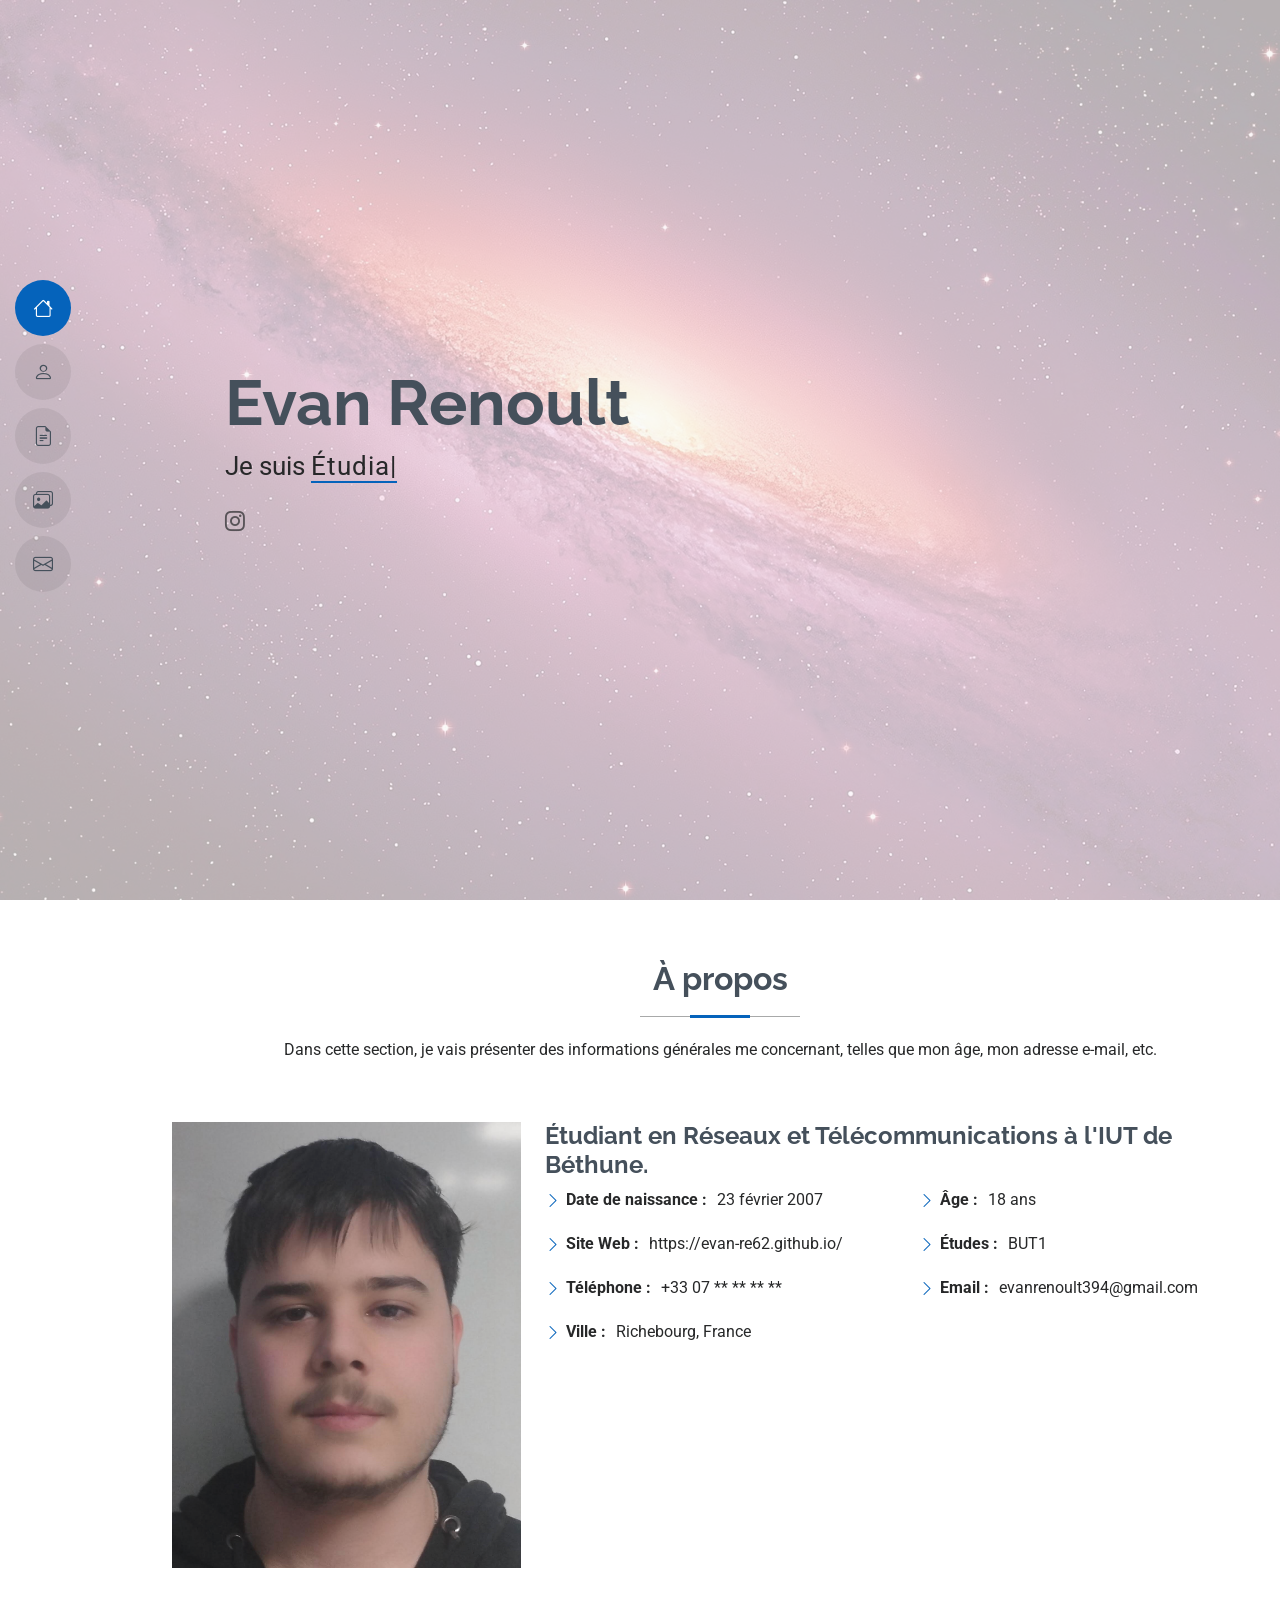
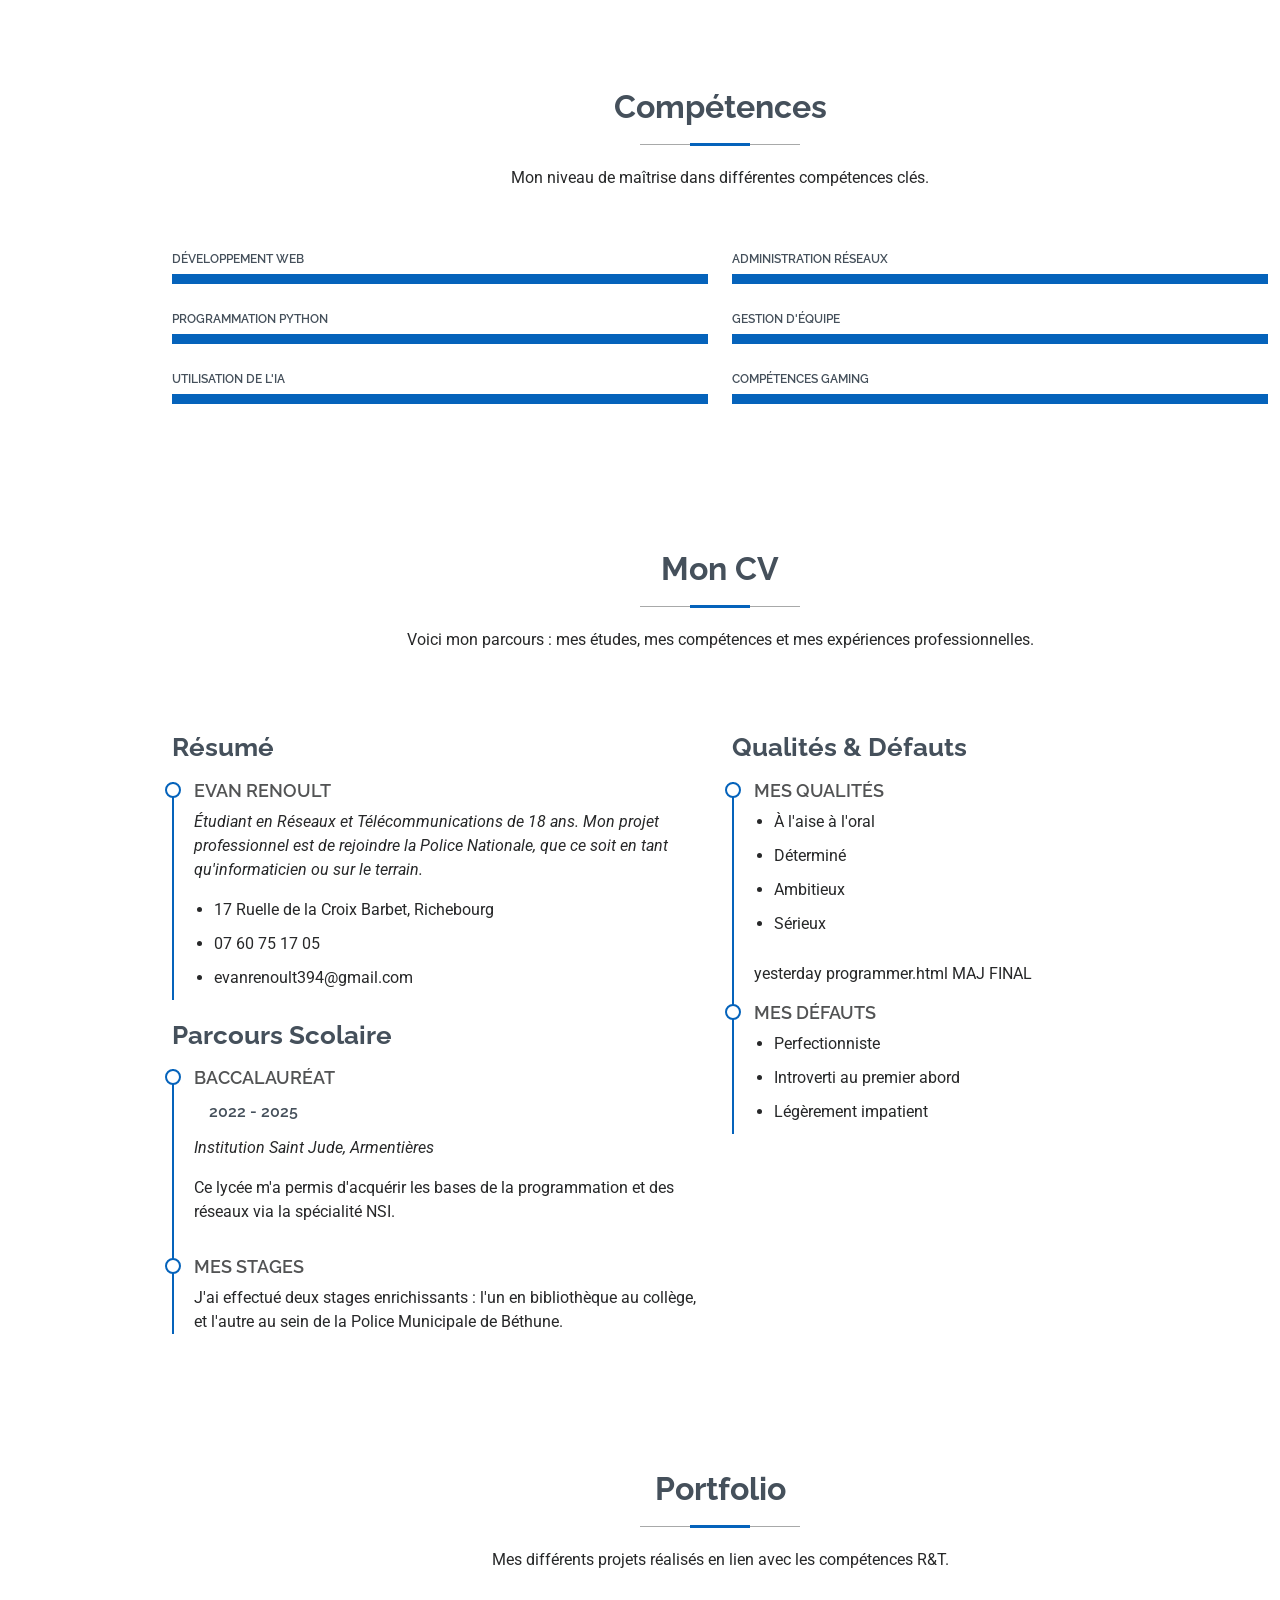
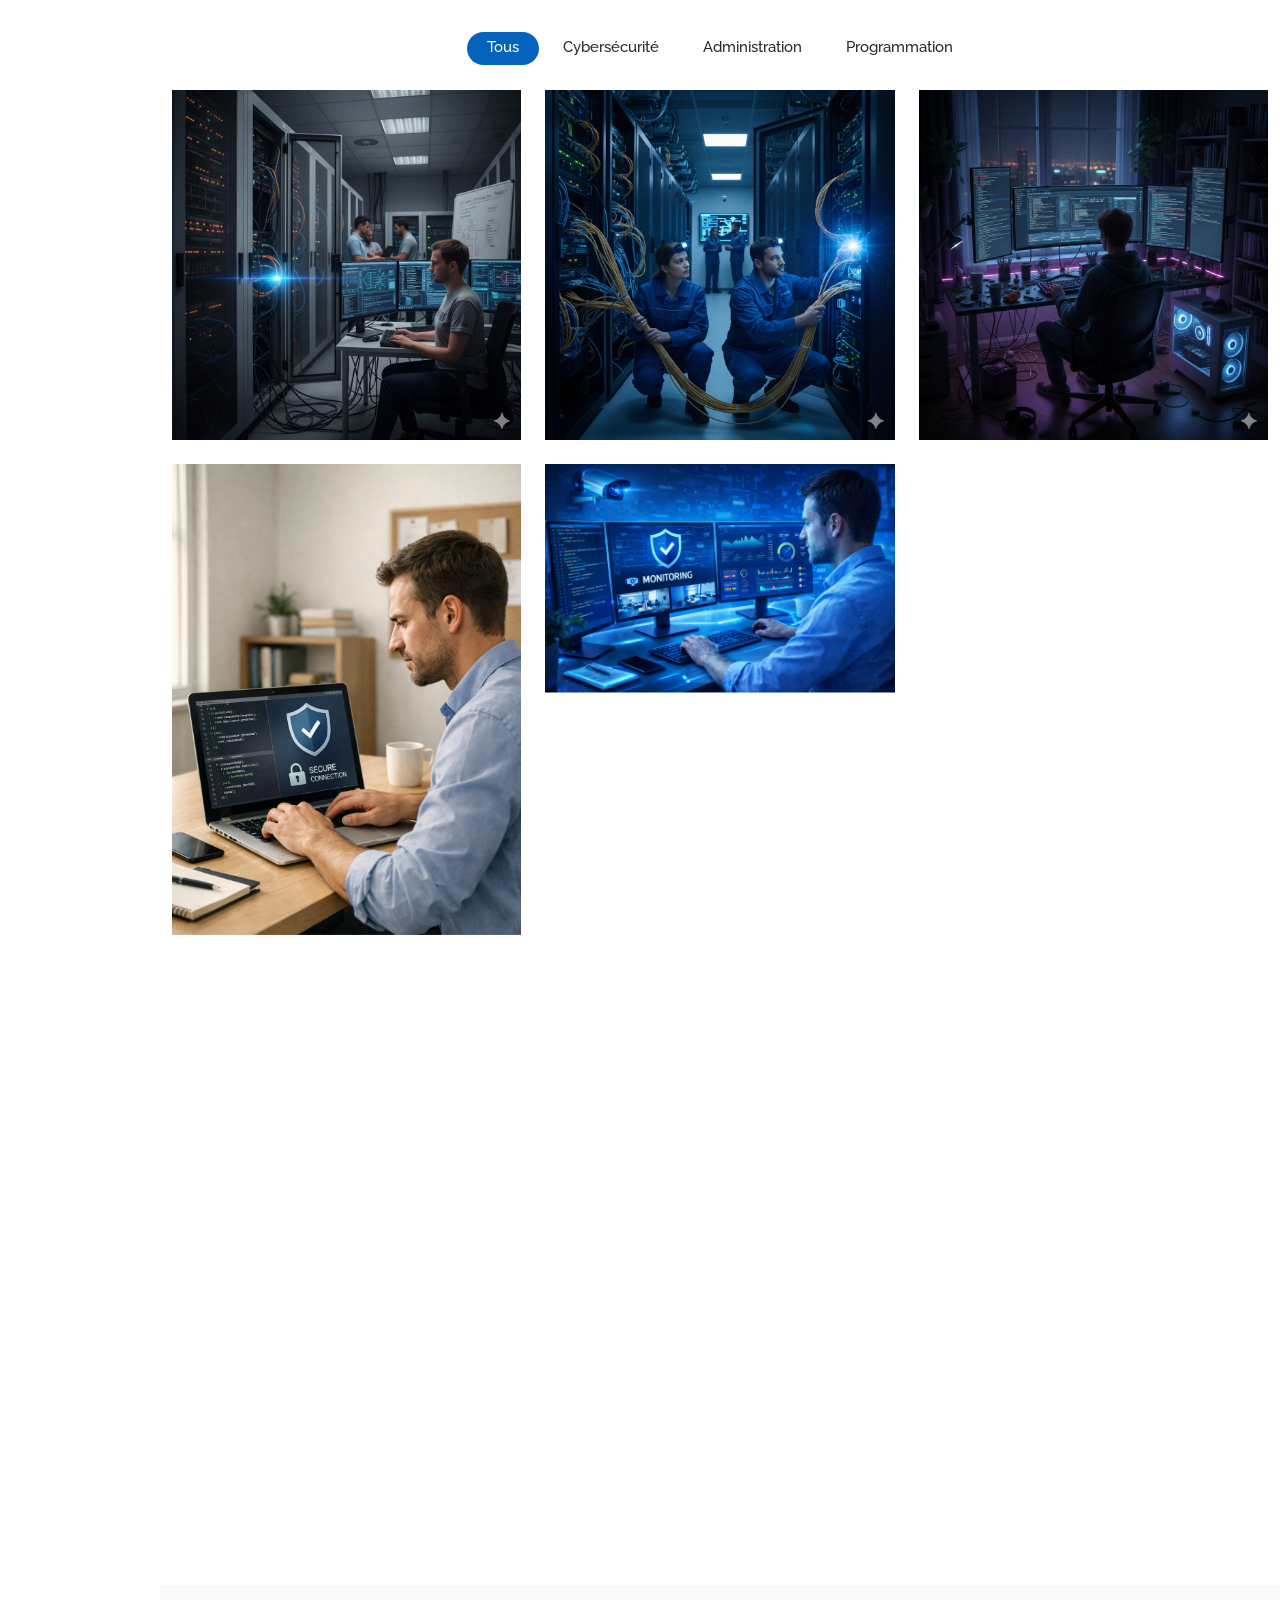
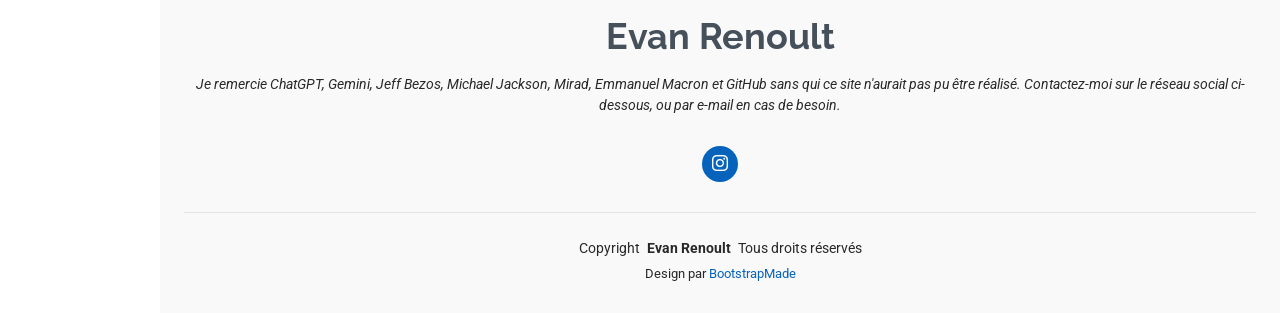
<file: index.html>
<!DOCTYPE html>
<html lang="fr">

<head>
  <meta charset="utf-8">
  <meta content="width=device-width, initial-scale=1.0" name="viewport">
  <title>Mon Site Web</title>
  <meta content="" name="description">
  <meta content="" name="keywords">

  <link href="assets/img/apple-touch-icon.png" rel="apple-touch-icon">

  <link href="https://fonts.googleapis.com" rel="preconnect">
  <link href="https://fonts.gstatic.com" rel="preconnect" crossorigin>
  <link href="https://fonts.googleapis.com/css2?family=Roboto:ital,wght@0,100;0,300;0,400;0,500;0,700;0,900;1,100;1,300;1,400;1,500;1,700;1,900&family=Poppins:ital,wght@0,100;0,200;0,300;0,400;0,500;0,600;0,700;0,800;0,900;1,100;1,200;1,300;1,400;1,500;1,600;1,700;1,800;1,900&family=Raleway:ital,wght@0,100;0,200;0,300;0,400;0,500;0,600;0,700;0,800;0,900;1,100;1,200;1,300;1,400;1,500;1,600;1,700;1,800;1,900&display=swap" rel="stylesheet">

  <link href="assets/vendor/bootstrap/css/bootstrap.min.css" rel="stylesheet">
  <link href="assets/vendor/bootstrap-icons/bootstrap-icons.css" rel="stylesheet">
  <link href="assets/vendor/aos/aos.css" rel="stylesheet">
  <link href="assets/vendor/glightbox/css/glightbox.min.css" rel="stylesheet">
  <link href="assets/vendor/swiper/swiper-bundle.min.css" rel="stylesheet">

  <link href="assets/css/main.css" rel="stylesheet">

  </head>

<body class="index-page">

  <header id="header" class="header d-flex flex-column justify-content-center">

    <i class="header-toggle d-xl-none bi bi-list"></i>

    <nav id="navmenu" class="navmenu">
      <ul>
        <li><a href="index.html#hero" class="active"><i class="bi bi-house navicon"></i><span>Accueil</span></a></li>
        <li><a href="#about"><i class="bi bi-person navicon"></i><span>À propos</span></a></li>
        <li><a href="#resume"><i class="bi bi-file-earmark-text navicon"></i><span>CV</span></a></li>
        <li><a href="#portfolio"><i class="bi bi-images navicon"></i><span>Portfolio</span></a></li>
        <li><a href="#contact"><i class="bi bi-envelope navicon"></i><span>Contact</span></a></li>
      </ul>
    </nav>

  </header>

  <main class="main">

    <section id="hero" class="hero section light-background">

      <img src="assets/img/galaxy.jpg" alt="Image de fond galaxie">

      <div class="container" data-aos="zoom-out">
        <div class="row justify-content-center">
          <div class="col-lg-9">
            <h2>Evan Renoult</h2>
            <p>Je suis <span class="typed" data-typed-items="Étudiant, Apprenti administrateur réseaux">Étudiant</span><span class="typed-cursor typed-cursor--blink" aria-hidden="true"></span></p>
            <div class="social-links">
              <a href="https://www.instagram.com/evan_re62/" target="_blank"><i class="bi bi-instagram"></i></a>
            </div>
          </div>
        </div>
      </div>

    </section><section id="about" class="about section">

      <div class="container section-title" data-aos="fade-up">
        <h2>À propos</h2>
        <p>Dans cette section, je vais présenter des informations générales me concernant, telles que mon âge, mon adresse e-mail, etc.</p>
      </div><div class="container" data-aos="fade-up" data-aos-delay="100">

        <div class="row gy-4 justify-content-center">
          <div class="col-lg-4">
            <img src="assets/img/Moi.png" class="img-fluid" alt="Photo de Evan Renoult">
          </div>
          <div class="col-lg-8 content">
            <h2>Étudiant en Réseaux et Télécommunications à l'IUT de Béthune.</h2>
            <div class="row">
              <div class="col-lg-6">
                <ul>
                  <li><i class="bi bi-chevron-right"></i> <strong>Date de naissance :</strong> <span>23 février 2007</span></li>
                  <li><i class="bi bi-chevron-right"></i> <strong>Site Web :</strong> <span>https://evan-re62.github.io/</span></li>
                  <li><i class="bi bi-chevron-right"></i> <strong>Téléphone :</strong> <span>+33 07 ** ** ** **</span></li>
                  <li><i class="bi bi-chevron-right"></i> <strong>Ville :</strong> <span>Richebourg, France</span></li>
                </ul>
              </div>
              <div class="col-lg-6">
                <ul>
                  <li><i class="bi bi-chevron-right"></i> <strong>Âge :</strong> <span>18 ans</span></li>
                  <li><i class="bi bi-chevron-right"></i> <strong>Études :</strong> <span>BUT1</span></li>
                  <li><i class="bi bi-chevron-right"></i> <strong>Email :</strong> <span>evanrenoult394@gmail.com</span></li>
                </ul>
              </div>
            </div>
          </div>
        </div>

      </div>

    </section><section id="skills" class="skills section">

      <div class="container section-title" data-aos="fade-up">
        <h2>Compétences</h2>
        <p>Mon niveau de maîtrise dans différentes compétences clés.</p>
      </div><div class="container" data-aos="fade-up" data-aos-delay="100">

        <div class="row skills-content skills-animation">

          <div class="col-lg-6">

            <div class="progress">
              <span class="skill"><span>Développement Web</span> <i class="val"></i></span>
              <div class="progress-bar-wrap">
                <div class="progress-bar" role="progressbar" aria-valuenow="100" aria-valuemin="0" aria-valuemax="100"></div>
              </div>
            </div><div class="progress">
              <span class="skill"><span>Programmation Python</span> <i class="val"></i></span>
              <div class="progress-bar-wrap">
                <div class="progress-bar" role="progressbar" aria-valuenow="100" aria-valuemin="0" aria-valuemax="100"></div>
              </div>
            </div><div class="progress">
              <span class="skill"><span>Utilisation de l'IA</span> <i class="val"></i></span>
              <div class="progress-bar-wrap">
                <div class="progress-bar" role="progressbar" aria-valuenow="100" aria-valuemin="0" aria-valuemax="100"></div>
              </div>
            </div></div>

          <div class="col-lg-6">

            <div class="progress">
              <span class="skill"><span>Administration réseaux</span> <i class="val"></i></span>
              <div class="progress-bar-wrap">
                <div class="progress-bar" role="progressbar" aria-valuenow="100" aria-valuemin="0" aria-valuemax="100"></div>
              </div>
            </div><div class="progress">
              <span class="skill"><span>Gestion d'équipe</span> <i class="val"></i></span>
              <div class="progress-bar-wrap">
                <div class="progress-bar" role="progressbar" aria-valuenow="100" aria-valuemin="0" aria-valuemax="100"></div>
              </div>
            </div><div class="progress">
              <span class="skill"><span>Compétences Gaming</span> <i class="val"></i></span>
              <div class="progress-bar-wrap">
                <div class="progress-bar" role="progressbar" aria-valuenow="100" aria-valuemin="0" aria-valuemax="100"></div>
              </div>
            </div></div>

        </div>

      </div>

    </section><section id="resume" class="resume section">

      <div class="container section-title" data-aos="fade-up">
        <h2>Mon CV</h2>
        <p>Voici mon parcours : mes études, mes compétences et mes expériences professionnelles.</p>
      </div><div class="container">

        <div class="row">

          <div class="col-lg-6" data-aos="fade-up" data-aos-delay="100">
            <h3 class="resume-title">Résumé</h3>

            <div class="resume-item pb-0">
              <h4>Evan Renoult</h4>
              <p><em>Étudiant en Réseaux et Télécommunications de 18 ans. Mon projet professionnel est de rejoindre la Police Nationale, que ce soit en tant qu'informaticien ou sur le terrain.</em></p>
              <ul>
                <li>17 Ruelle de la Croix Barbet, Richebourg</li>
                <li>07 60 75 17 05</li>
                <li>evanrenoult394@gmail.com</li>
              </ul>
            </div><h3 class="resume-title">Parcours Scolaire</h3>
            <div class="resume-item">
              <h4>Baccalauréat</h4>
              <h5>2022 - 2025</h5>
              <p><em>Institution Saint Jude, Armentières</em></p>
              <p>Ce lycée m'a permis d'acquérir les bases de la programmation et des réseaux via la spécialité NSI.</p>
            </div><div class="resume-item">
              <h4>Mes stages</h4>
              <p>J'ai effectué deux stages enrichissants : l'un en bibliothèque au collège, et l'autre au sein de la Police Municipale de Béthune.</p>
            </div></div>

          <div class="col-lg-6" data-aos="fade-up" data-aos-delay="200">
            <h3 class="resume-title">Qualités & Défauts</h3>
            <div class="resume-item">
              <h4>Mes qualités</h4>
              <ul>
                <li>À l'aise à l'oral</li>
                <li>Déterminé</li>
                <li>Ambitieux</li>
                <li>Sérieux</li>
              </ul>
yesterday
programmer.html
	
MAJ FINAL
	
            </div><div class="resume-item">
              <h4>Mes défauts</h4>
              <ul>
                <li>Perfectionniste</li>
                <li>Introverti au premier abord</li>
                <li>Légèrement impatient</li>
              </ul>
            </div></div>

        </div>

      </div>

    </section><section id="portfolio" class="portfolio section">

      <div class="container section-title" data-aos="fade-up">
        <h2>Portfolio</h2>
        <p>Mes différents projets réalisés en lien avec les compétences R&T.</p>
      </div><div class="container">

        <div class="isotope-layout" data-default-filter="*" data-layout="masonry" data-sort="original-order">

          <ul class="portfolio-filters isotope-filters" data-aos="fade-up" data-aos-delay="100">
            <li data-filter="*" class="filter-active">Tous</li>
            <li data-filter=".filter-app">Cybersécurité</li>
            <li data-filter=".filter-product">Administration</li>
            <li data-filter=".filter-branding">Programmation</li>
          </ul><div class="row gy-4 isotope-container" data-aos="fade-up" data-aos-delay="200">

            <div class="col-lg-4 col-md-6 portfolio-item isotope-item filter-product">
              <img src="assets/img/masonry-portfolio/Administrer.png" class="img-fluid" alt="">
              <div class="portfolio-info">
                <h4>Administrer</h4>
                <a href="assets/img/masonry-portfolio/Administrer.png" title="Administrer" data-gallery="portfolio-gallery-card" class="glightbox preview-link"><i class="bi bi-zoom-in"></i></a>
                <a href="administrer.html" title="Plus de détails" class="details-link"><i class="bi bi-link-45deg"></i></a>
              </div>
            </div><div class="col-lg-4 col-md-6 portfolio-item isotope-item filter-product">
              <img src="assets/img/masonry-portfolio/Connecter.png" class="img-fluid" alt="">
              <div class="portfolio-info">
                <h4>Connecter</h4>
                <a href="assets/img/masonry-portfolio/Connecter.png" title="Connecter" data-gallery="portfolio-gallery-card" class="glightbox preview-link"><i class="bi bi-zoom-in"></i></a>
                <a href="connecter.html" title="Plus de détails" class="details-link"><i class="bi bi-link-45deg"></i></a>
              </div>
            </div><div class="col-lg-4 col-md-6 portfolio-item isotope-item filter-branding">
              <img src="assets/img/masonry-portfolio/Programmer.png" class="img-fluid" alt="">
              <div class="portfolio-info">
                <h4>Programmer</h4>
                <a href="assets/img/masonry-portfolio/Programmer.png" title="Programmer" data-gallery="portfolio-gallery-branding" class="glightbox preview-link"><i class="bi bi-zoom-in"></i></a>
                <a href="programmer.html" title="Plus de détails" class="details-link"><i class="bi bi-link-45deg"></i></a>
              </div>
            </div><div class="col-lg-4 col-md-6 portfolio-item isotope-item filter-app">
              <img src="assets/img/masonry-portfolio/Sécuriser.png" class="img-fluid" alt="">
              <div class="portfolio-info">
                <h4>Sécuriser</h4>
                <a href="assets/img/masonry-portfolio/Sécuriser.png" title="Sécuriser" data-gallery="portfolio-gallery-app" class="glightbox preview-link"><i class="bi bi-zoom-in"></i></a>
                <a href="wip.html" title="Plus de détails" class="details-link"><i class="bi bi-link-45deg"></i></a>
              </div>
            </div><div class="col-lg-4 col-md-6 portfolio-item isotope-item filter-app">
              <img src="assets/img/masonry-portfolio/Surveiller.png" class="img-fluid" alt="">
              <div class="portfolio-info">
                <h4>Surveiller</h4>
                <a href="assets/img/masonry-portfolio/Surveiller.png" title="Surveiller" data-gallery="portfolio-gallery-app" class="glightbox preview-link"><i class="bi bi-zoom-in"></i></a>
                <a href="wip.html" title="Plus de détails" class="details-link"><i class="bi bi-link-45deg"></i></a>
yesterday
programmer.html
	
MAJ FINAL
	
              </div>
            </div></div></div>

      </div>

    </section><section id="testimonials" class="testimonials section">

      <div class="container section-title" data-aos="fade-up">
        <h2>Avis</h2>
        <p>Des retours d'expérience très positifs !</p>
      </div><div class="container" data-aos="fade-up" data-aos-delay="100">

        <div class="swiper init-swiper">
          <script type="application/json" class="swiper-config">
            {
              "loop": true,
              "speed": 600,
              "autoplay": {
                "delay": 5000
              },
              "slidesPerView": "auto",
              "pagination": {
                "el": ".swiper-pagination",
                "type": "bullets",
                "clickable": true
              }
            }
          </script>
          <div class="swiper-wrapper">

            <div class="swiper-slide">
              <div class="testimonial-item">
                <div class="row gy-4 justify-content-center">
                  <div class="col-lg-6">
                    <div class="testimonial-content">
                      <p>
                        <i class="bi bi-quote quote-icon-left"></i>
                        <span>Le site est tellement incroyable que j'ai donné 50% de mes revenus à Evan.</span>
                        <i class="bi bi-quote quote-icon-right"></i>
                      </p>
                      <h3>Jeff Bezos</h3>
                      <h4>Fondateur d'Amazon</h4>
                      <div class="stars">
                        <i class="bi bi-star-fill"></i><i class="bi bi-star-fill"></i><i class="bi bi-star-fill"></i><i class="bi bi-star-fill"></i><i class="bi bi-star-fill"></i>
                      </div>
                    </div>
                  </div>
                  <div class="col-lg-2 text-center">
                    <img src="assets/img/testimonials/Jeff.png" class="img-fluid testimonial-img" alt="">
                  </div>
                </div>
              </div>
            </div><div class="swiper-slide">
              <div class="testimonial-item">
                <div class="row gy-4 justify-content-center">
                  <div class="col-lg-6">
                    <div class="testimonial-content">
                      <p>
                        <i class="bi bi-quote quote-icon-left"></i>
                        <span>Hee Hee !</span>
                        <i class="bi bi-quote quote-icon-right"></i>
                      </p>
                      <h3>Michael Jackson</h3>
                      <h4>Artiste</h4>
                      <div class="stars">
                        <i class="bi bi-star-fill"></i><i class="bi bi-star-fill"></i><i class="bi bi-star-fill"></i><i class="bi bi-star-fill"></i><i class="bi bi-star-fill"></i>
                      </div>
                    </div>
                  </div>
                  <div class="col-lg-2 text-center">
                    <img src="assets/img/testimonials/Micheal.png" class="img-fluid testimonial-img" alt="">
                  </div>
                </div>
              </div>
            </div><div class="swiper-slide">
              <div class="testimonial-item">
                <div class="row gy-4 justify-content-center">
                  <div class="col-lg-6">
                    <div class="testimonial-content">
                      <p>
                        <i class="bi bi-quote quote-icon-left"></i>
                        <span>Ce site est une pure masterclass, je n'ai jamais vu quelque chose d'aussi magnifique de toute ma vie.</span>
                        <i class="bi bi-quote quote-icon-right"></i>
                      </p>
                      <h3>Andriamirado Nambini Jaoferson</h3>
                      <h4>Étudiant</h4>
                      <div class="stars">
                        <i class="bi bi-star-fill"></i><i class="bi bi-star-fill"></i><i class="bi bi-star-fill"></i><i class="bi bi-star-fill"></i><i class="bi bi-star-fill"></i>
                      </div>
                    </div>
                  </div>
                  <div class="col-lg-2 text-center">
                    <img src="assets/img/testimonials/Mirad.png" class="img-fluid testimonial-img" alt="">
                  </div>
                </div>
              </div>
            </div><div class="swiper-slide">
              <div class="testimonial-item">
                <div class="row gy-4 justify-content-center">
                  <div class="col-lg-6">
                    <div class="testimonial-content">
                      <p>
                        <i class="bi bi-quote quote-icon-left"></i>
                        <span>Le site est si bien construit que j'ai baissé l'âge de la retraite à 55 ans !</span>
                        <i class="bi bi-quote quote-icon-right"></i>
                      </p>
                      <h3>Emmanuel Macron</h3>
                      <h4>Président</h4>
                      <div class="stars">
                        <i class="bi bi-star-fill"></i><i class="bi bi-star-fill"></i><i class="bi bi-star-fill"></i><i class="bi bi-star-fill"></i><i class="bi bi-star-fill"></i>
                      </div>
                    </div>
                  </div>
                  <div class="col-lg-2 text-center">
                    <img src="assets/img/testimonials/Manu.png" class="img-fluid testimonial-img" alt="">
                  </div>
                </div>
              </div>
            </div></div>
          <div class="swiper-pagination"></div>
        </div>

      </div>

    </section><footer id="footer" class="footer position-relative light-background">
    <div class="container">
      <h3 class="sitename">Evan Renoult</h3>
      <p>Je remercie ChatGPT, Gemini, Jeff Bezos, Michael Jackson, Mirad, Emmanuel Macron et GitHub sans qui ce site n'aurait pas pu être réalisé.
        Contactez-moi sur le réseau social ci-dessous, ou par e-mail en cas de besoin.</p>
      <div class="social-links d-flex justify-content-center">
        <a href="https://www.instagram.com/evan_re62/" target="_blank"><i class="bi bi-instagram"></i></a>
      </div>
      <div class="container">
        <div class="copyright">
          <span>Copyright</span> <strong class="px-1 sitename">Evan Renoult</strong> <span>Tous droits réservés</span>
        </div>
        <div class="credits">
          Design par <a href="https://bootstrapmade.com/">BootstrapMade</a>
        </div>
      </div>
    </div>
  </footer>

  <a href="#" id="scroll-top" class="scroll-top d-flex align-items-center justify-content-center"><i class="bi bi-arrow-up-short"></i></a>

  <div id="preloader"></div>

  <script src="assets/vendor/bootstrap/js/bootstrap.bundle.min.js"></script>
  <script src="assets/vendor/php-email-form/validate.js"></script>
  <script src="assets/vendor/aos/aos.js"></script>
  <script src="assets/vendor/typed.js/typed.umd.js"></script>
  <script src="assets/vendor/purecounter/purecounter_vanilla.js"></script>
  <script src="assets/vendor/waypoints/noframework.waypoints.js"></script>
  <script src="assets/vendor/glightbox/js/glightbox.min.js"></script>
  <script src="assets/vendor/imagesloaded/imagesloaded.pkgd.min.js"></script>
  <script src="assets/vendor/isotope-layout/isotope.pkgd.min.js"></script>
  <script src="assets/vendor/swiper/swiper-bundle.min.js"></script>

  <script src="assets/js/main.js"></script>

</body>
  

</html>
</file>
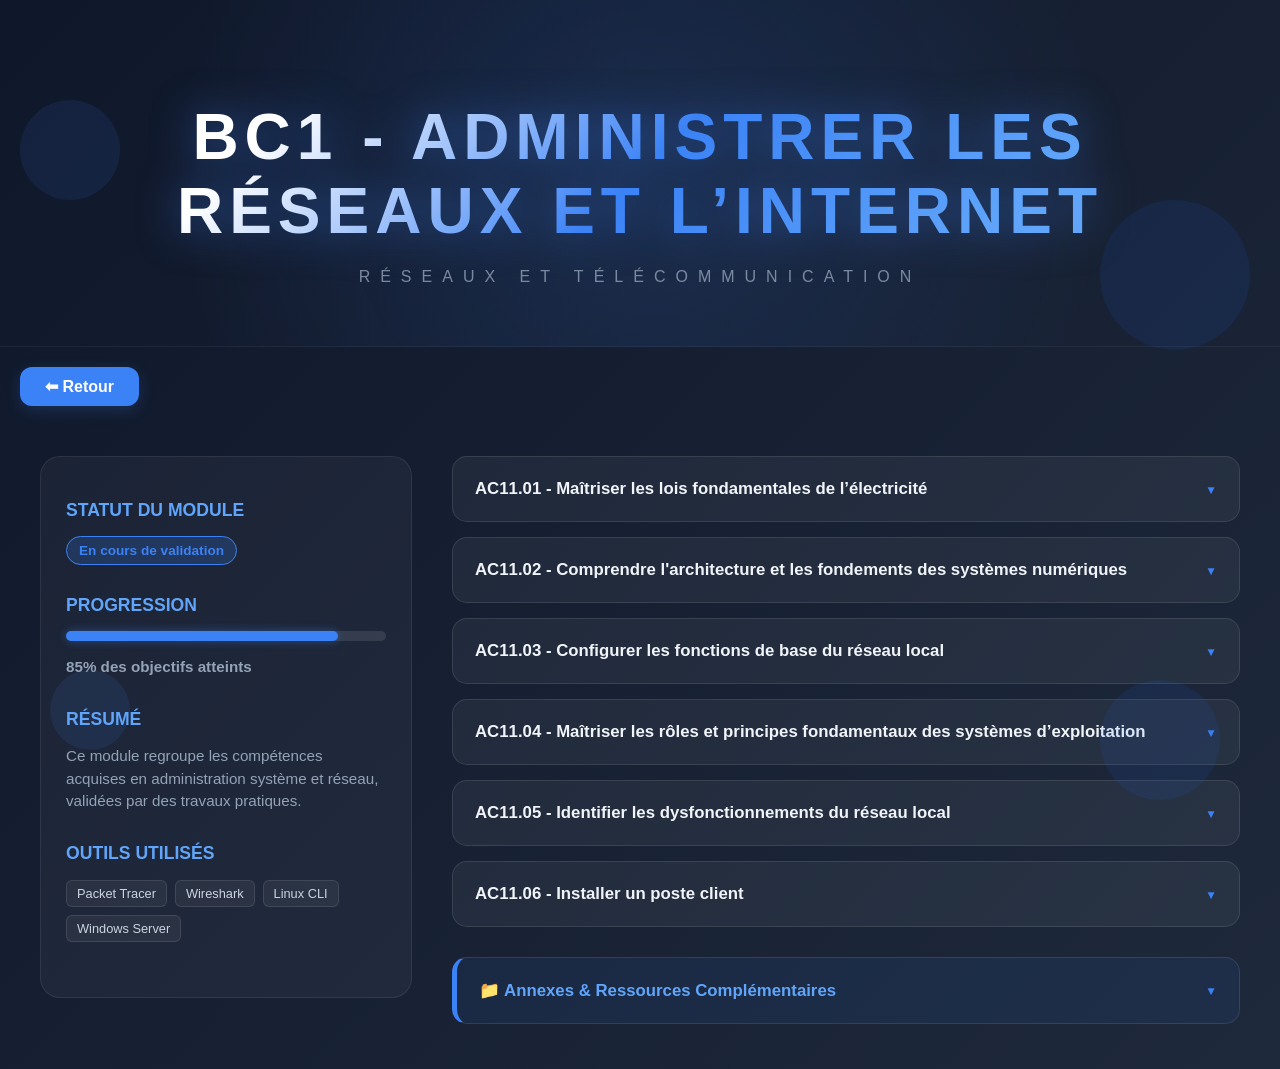
<file: administrer.html>
<!DOCTYPE html>
<html lang="fr">
<head>
    <meta charset="UTF-8">
    <meta name="viewport" content="width=device-width, initial-scale=1.0">
    <title>Compétence : Administrer</title>
    <link rel="stylesheet" href="assets/css/ac-style.css">
</head>
<body>

<div class="side-bubble side-bubble1"></div>
<div class="side-bubble side-bubble2"></div>
<div class="side-bubble side-bubble3"></div>
<div class="side-bubble side-bubble4"></div>

<header>
    <h1>
        BC1 - Administrer les réseaux et l’Internet</h1>
</header>

<a href="index.html" class="back">⬅ Retour</a>

<div class="main-container">
    
    <aside class="sidebar">
        <div class="sidebar-block">
            <h3>Statut du Module</h3>
            <div class="status-badge">En cours de validation</div>
        </div>

        <div class="sidebar-block">
            <h3>Progression</h3>
            <div class="progress-container">
                <div class="progress-bar" style="width: 85%;"></div>
            </div>
            <p class="progress-text">85% des objectifs atteints</p>
        </div>

        <div class="sidebar-block">
            <h3>Résumé</h3>
            <p>Ce module regroupe les compétences acquises en administration système et réseau, validées par des travaux pratiques.</p>
        </div>

        <div class="sidebar-block">
            <h3>Outils utilisés</h3>
            <ul class="tags">
                <li>Packet Tracer</li>
                <li>Wireshark</li>
                <li>Linux CLI</li>
                <li>Windows Server</li>
            </ul>
        </div>
    </aside>

    <main class="ac-list">

        <div class="ac" onclick="toggleAC(this)">
            <h2>AC11.01 - Maîtriser les lois fondamentales de l’électricité</h2>
            <div class="ac-content">
                <p><b>Ce que j’ai fait :</b> J’ai étudié les lois de l’électricité et réalisé des interventions sur des équipements simples.</p>
                <p><b>Pourquoi :</b> Pour pouvoir diagnostiquer et réparer des équipements réseaux en toute sécurité.</p>
                <p><b>Comment :</b> Lecture de manuels, tutoriels en ligne, mesures sur maquette avec multimètre.</p>
                <p><b>Difficultés :</b> Compréhension des concepts de courant alternatif et continu, sécurité électrique.</p>
                <p><b>Ce que j’en ai appris :</b> Bases solides pour intervenir sur le matériel réseau.</p>
                <p><b>Ce que je ferais autrement :</b> Faire plus de mises en situation pratiques pour mieux visualiser les risques.</p>
            </div>
        </div>

        <div class="ac" onclick="toggleAC(this)">
            <h2>AC11.02 - Comprendre l'architecture et les fondements des systèmes numériques</h2>
            <div class="ac-content">
                <p><b>Ce que j’ai fait :</b> J’ai étudié les architectures matérielles et logicielles, les bases du codage et les protocoles Internet.</p>
                <p><b>Pourquoi :</b> Pour comprendre comment fonctionnent les systèmes et la communication de données.</p>
                <p><b>Comment :</b> Lecture de documentation, schémas de réseau, exercices de codage simples.</p>
                <p><b>Difficultés :</b> La complexité des protocoles et des architectures multiples.</p>
                <p><b>Ce que j’en ai appris :</b> Vision globale des systèmes numériques et communication de l’information.</p>
                <p><b>Ce que je ferais autrement :</b> Faire des TP pratiques sur simulateurs réseau pour mieux visualiser le flux d’information.</p>
            </div>
        </div>

        <div class="ac" onclick="toggleAC(this)">
            <h2>AC11.03 - Configurer les fonctions de base du réseau local</h2>
            <div class="ac-content">
                <p><b>Ce que j’ai fait :</b> J’ai configuré des postes clients, des routeurs et switchs pour créer un réseau local fonctionnel.</p>
                <p><b>Pourquoi :</b> Pour garantir la communication entre les équipements d’un réseau interne.</p>
                <p><b>Comment :</b> Utilisation de consoles de configuration, commandes réseau, et tests de connectivité.</p>
                <p><b>Difficultés :</b> Paramètres IP mal configurés, conflits d’adresses.</p>
                <p><b>Ce que j’en ai appris :</b> Importance de la planification et des standards IP.</p>
                <p><b>Ce que je ferais autrement :</b> Créer un plan d’adressage avant de configurer les équipements.</p>
            </div>
        </div>

        <div class="ac" onclick="toggleAC(this)">
            <h2>AC11.04 - Maîtriser les rôles et principes fondamentaux des systèmes d’exploitation</h2>
            <div class="ac-content">
                <p><b>Ce que j’ai fait :</b> J’ai utilisé Windows et Linux pour configurer et administrer des réseaux et services.</p>
                <p><b>Pourquoi :</b> Pour comprendre l’interaction entre OS et services réseau.</p>
                <p><b>Comment :</b> Installation, configuration de services comme DHCP et FTP, commandes terminal.</p>
                <p><b>Difficultés :</b> Différences entre OS, droits utilisateurs, gestion des services.</p>
                <p><b>Ce que j’en ai appris :</b> Administration multi-OS et dépannage de services réseau.</p>
                <p><b>Ce que je ferais autrement :</b> Suivre un tutoriel pas à pas pour chaque OS avant de mixer.</p>
            </div>
        </div>

        <div class="ac" onclick="toggleAC(this)">
            <h2>AC11.05 - Identifier les dysfonctionnements du réseau local</h2>
            <div class="ac-content">
                <p><b>Ce que j’ai fait :</b> J’ai diagnostiqué des pannes sur le réseau local à l’aide de commandes ping, tracert et tests de connectivité.</p>
                <p><b>Pourquoi :</b> Pour pouvoir résoudre rapidement les problèmes et signaler correctement.</p>
                <p><b>Comment :</b> Observation des voyants des équipements, analyse des logs et tests réseau.</p>
                <p><b>Difficultés :</b> Identifier la source exacte des problèmes (câble, switch, IP).</p>
                <p><b>Ce que j’en ai appris :</b> Méthodologie de dépannage et importance de la documentation.</p>
                <p><b>Ce que je ferais autrement :</b> Prendre des notes détaillées pour chaque étape de diagnostic.</p>
            </div>
        </div>

        <div class="ac" onclick="toggleAC(this)">
            <h2>AC11.06 - Installer un poste client</h2>
            <div class="ac-content">
                <p><b>Ce que j’ai fait :</b> J’ai installé un poste client, configuré le système et les logiciels réseau nécessaires.</p>
                <p><b>Pourquoi :</b> Pour que l’utilisateur puisse se connecter et utiliser les services du réseau.</p>
                <p><b>Comment :</b> Installation du système d’exploitation, configuration IP, accès aux ressources partagées.</p>
                <p><b>Difficultés :</b> Problèmes de compatibilité et permissions réseau.</p>
                <p><b>Ce que j’en ai appris :</b> Importance de la configuration correcte et des droits utilisateurs.</p>
                <p><b>Ce que je ferais autrement :</b> Préparer un guide pas à pas pour chaque type de poste.</p>
            </div>
        </div>

        <div class="ac annexe-special" onclick="toggleAC(this)">
            <h2>📁 Annexes & Ressources Complémentaires</h2>
            <div class="ac-content">
                <div class="annexe-grid">
                    
                    <div class="annexe-item">
                        <p><b>🎥 Démonstration vidéo : (cliquez sur "Regarder la vidéo sur Youtube)</b></p>
                        <div class="video-responsive">
                            <iframe src="https://www.youtube.com/embed/osit35bQuTg?si=H8w83vbS66jLeFuJ" frameborder="0" allowfullscreen></iframe>
                        </div>
                    </div>
        
                    <div class="annexe-item">
                        <p><b>📄 Compte-rendu de TP :</b></p>
                        <a href="assets/pdf/admin.pdf" target="_blank" class="external-link">
                            <span>Ouvrir le document PDF</span>
                            <i>📥</i>
                        </a>
                    </div>
        
                </div>
            </div>
        </div>

    </main>
</div>

<script>
function toggleAC(element) {
    element.classList.toggle("active");
}
</script>

</body>
</html>
</file>
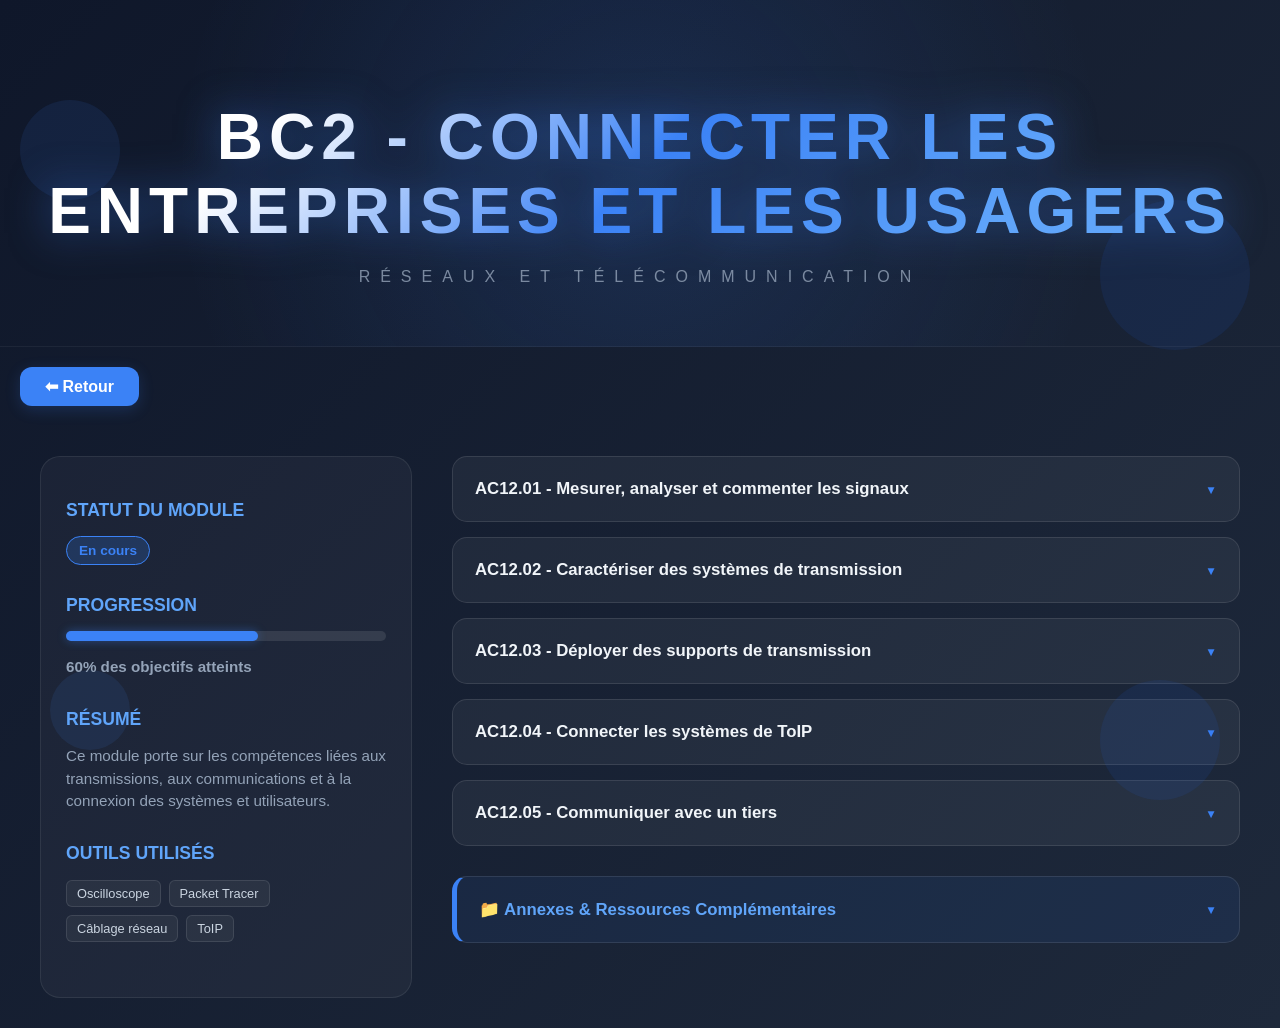
<file: connecter.html>
<!DOCTYPE html>
<html lang="fr">
<head>
    <meta charset="UTF-8">
    <meta name="viewport" content="width=device-width, initial-scale=1.0">
    <title>Compétence : Connecter</title>
    <link rel="stylesheet" href="assets/css/ac-style.css">
</head>
<body>

<div class="side-bubble side-bubble1"></div>
<div class="side-bubble side-bubble2"></div>
<div class="side-bubble side-bubble3"></div>
<div class="side-bubble side-bubble4"></div>

<header>
    <h1>BC2 - Connecter les entreprises et les usagers</h1>
</header>

<a href="index.html" class="back">⬅ Retour</a>

<div class="main-container">
    
    <aside class="sidebar">
        <div class="sidebar-block">
            <h3>Statut du Module</h3>
            <div class="status-badge">En cours</div>
        </div>

        <div class="sidebar-block">
            <h3>Progression</h3>
            <div class="progress-container">
                <div class="progress-bar" style="width: 60%;"></div>
            </div>
            <p class="progress-text">60% des objectifs atteints</p>
        </div>

        <div class="sidebar-block">
            <h3>Résumé</h3>
            <p>Ce module porte sur les compétences liées aux transmissions, aux communications et à la connexion des systèmes et utilisateurs.</p>
        </div>

        <div class="sidebar-block">
            <h3>Outils utilisés</h3>
            <ul class="tags">
                <li>Oscilloscope</li>
                <li>Packet Tracer</li>
                <li>Câblage réseau</li>
                <li>ToIP</li>
            </ul>
        </div>
    </aside>

    <main class="ac-list">

        <div class="ac" onclick="toggleAC(this)">
            <h2>AC12.01 - Mesurer, analyser et commenter les signaux</h2>
            <div class="ac-content">
                <p><b>Ce que j’ai fait :</b> Analyse de signaux électriques à l’aide d’outils de mesure.</p>
                <p><b>Pourquoi :</b> Comprendre le comportement des signaux en transmission.</p>
                <p><b>Comment :</b> Utilisation d’un oscilloscope et interprétation des résultats.</p>
                <p><b>Difficultés :</b> Lecture et interprétation des signaux complexes.</p>
                <p><b>Ce que j’en ai appris :</b> Bases solides en analyse de signaux.</p>
                <p><b>Ce que je ferais autrement :</b> Multiplier les exercices pratiques.</p>
            </div>
        </div>

        <div class="ac" onclick="toggleAC(this)">
            <h2>AC12.02 - Caractériser des systèmes de transmission</h2>
            <div class="ac-content">
                <p><b>Ce que j’ai fait :</b> Étude des systèmes de transmission et de leur modélisation.</p>
                <p><b>Pourquoi :</b> Comprendre le fonctionnement des communications.</p>
                <p><b>Comment :</b> Analyse théorique et exercices de modélisation mathématique.</p>
                <p><b>Difficultés :</b> Modélisation et formules complexes.</p>
                <p><b>Ce que j’en ai appris :</b> Vision globale des systèmes de transmission.</p>
                <p><b>Ce que je ferais autrement :</b> Faire plus de liens avec des cas concrets.</p>
            </div>
        </div>

        <div class="ac" onclick="toggleAC(this)">
            <h2>AC12.03 - Déployer des supports de transmission</h2>
            <div class="ac-content">
                <p><b>Ce que j’ai fait :</b> Installation de câbles réseau et supports de transmission.</p>
                <p><b>Pourquoi :</b> Assurer la communication physique entre équipements.</p>
                <p><b>Comment :</b> Câblage Ethernet, tests de continuité et validation.</p>
                <p><b>Difficultés :</b> Respect des normes et erreurs de câblage.</p>
                <p><b>Ce que j’en ai appris :</b> Importance du support physique.</p>
                <p><b>Ce que je ferais autrement :</b> Vérifier systématiquement chaque câble.</p>
            </div>
        </div>

        <div class="ac" onclick="toggleAC(this)">
            <h2>AC12.04 - Connecter les systèmes de ToIP</h2>
            <div class="ac-content">
                <p><b>Ce que j’ai fait :</b> Mise en place de systèmes de téléphonie sur IP.</p>
                <p><b>Pourquoi :</b> Permettre la communication vocale via le réseau.</p>
                <p><b>Comment :</b> Configuration de téléphones IP et serveurs.</p>
                <p><b>Difficultés :</b> Paramétrage réseau et qualité de service.</p>
                <p><b>Ce que j’en ai appris :</b> Fonctionnement de la ToIP.</p>
                <p><b>Ce que je ferais autrement :</b> Tester différents scénarios réseau.</p>
            </div>
        </div>

        <div class="ac" onclick="toggleAC(this)">
            <h2>AC12.05 - Communiquer avec un tiers</h2>
            <div class="ac-content">
                <p><b>Ce que j’ai fait :</b> Communication avec clients et collaborateurs.</p>
                <p><b>Pourquoi :</b> Adapter son discours selon l’interlocuteur.</p>
                <p><b>Comment :</b> Présentations, échanges écrits et oraux.</p>
                <p><b>Difficultés :</b> Adapter le vocabulaire technique.</p>
                <p><b>Ce que j’en ai appris :</b> Importance de la communication.</p>
                <p><b>Ce que je ferais autrement :</b> M’entraîner davantage à vulgariser.</p>
            </div>
        </div>
        <div class="ac annexe-special" onclick="toggleAC(this)">
            <h2>📁 Annexes & Ressources Complémentaires</h2>
            <div class="ac-content">
                <div class="annexe-grid">
                    
                    <div class="annexe-item">
                        <p><b>📸 Image :</b></p>
                        <div class="annexe-image-scroll">
                            <img src="assets/img/portfolio/tel.png" alt="Preuve de TP">
                        </div>
                    </div>
        
                    <div class="annexe-item">
                        <p><b>🎥 Démonstration vidéo : (cliquez sur "Regarder la vidéo sur Youtube)</b></p>
                        <div class="video-responsive">
                            <iframe src="https://www.youtube.com/embed/HFcEJZuKmLk?si=zltea1Fo-WqblGAr" frameborder="0" allowfullscreen></iframe>
                        </div>
                    </div>
        
                    <div class="annexe-item">
                        <p><b>🔗 Liens utiles :</b></p>
                        <a href="https://github.com/evan-re62/sae12.github.io" target="_blank" class="external-link">
                            <span>Lien GitHib de ma SAE12</span>
                            <i>↗</i>
                        </a>
                    </div>
        
                </div>
            </div>
        </div>

    </main>
</div>

<script>
function toggleAC(element) {
    element.classList.toggle("active");
}
</script>

</body>
</html>
</file>
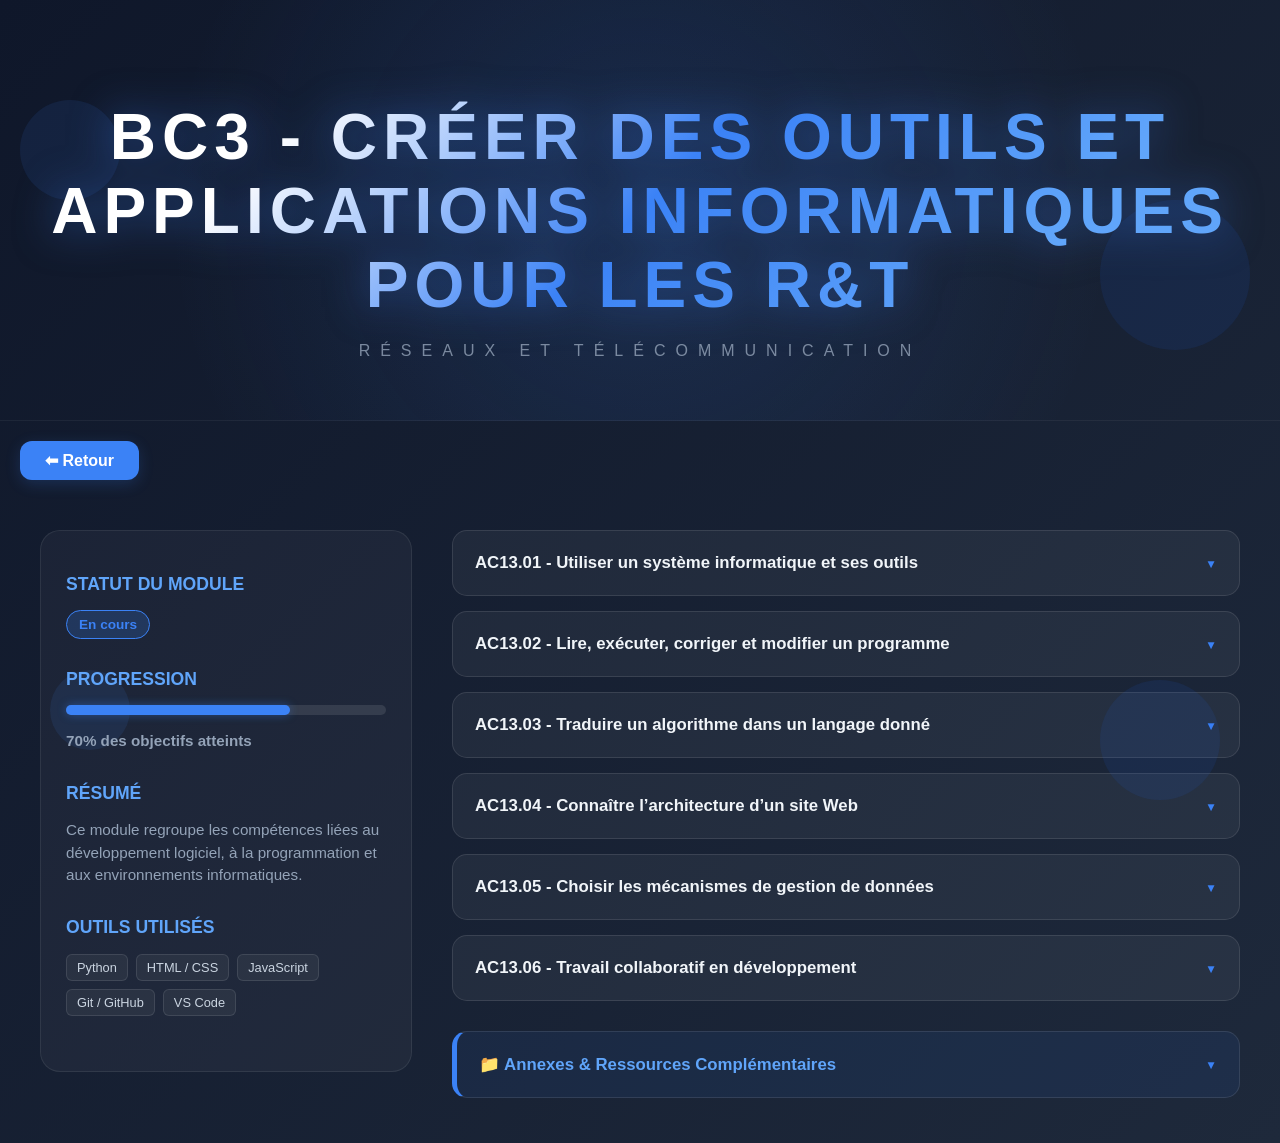
<file: programmer.html>
<!DOCTYPE html>
<html lang="fr">
<head>
    <meta charset="UTF-8">
    <meta name="viewport" content="width=device-width, initial-scale=1.0">
    <title>Compétence : Développer</title>
    <link rel="stylesheet" href="assets/css/ac-style.css">
</head>
<body>

<div class="side-bubble side-bubble1"></div>
<div class="side-bubble side-bubble2"></div>
<div class="side-bubble side-bubble3"></div>
<div class="side-bubble side-bubble4"></div>

<header>
    <h1>BC3 - Créer des outils et applications informatiques pour les R&T</h1>
</header>

<a href="index.html" class="back">⬅ Retour</a>

<div class="main-container">
    
    <aside class="sidebar">
        <div class="sidebar-block">
            <h3>Statut du Module</h3>
            <div class="status-badge">En cours</div>
        </div>

        <div class="sidebar-block">
            <h3>Progression</h3>
            <div class="progress-container">
                <div class="progress-bar" style="width: 70%;"></div>
            </div>
            <p class="progress-text">70% des objectifs atteints</p>
        </div>

        <div class="sidebar-block">
            <h3>Résumé</h3>
            <p>Ce module regroupe les compétences liées au développement logiciel, à la programmation et aux environnements informatiques.</p>
        </div>

        <div class="sidebar-block">
            <h3>Outils utilisés</h3>
            <ul class="tags">
                <li>Python</li>
                <li>HTML / CSS</li>
                <li>JavaScript</li>
                <li>Git / GitHub</li>
                <li>VS Code</li>
            </ul>
        </div>
    </aside>

    <main class="ac-list">

        <div class="ac" onclick="toggleAC(this)">
            <h2>AC13.01 - Utiliser un système informatique et ses outils</h2>
            <div class="ac-content">
                <p><b>Ce que j’ai fait :</b> Utilisation d’un environnement de développement et d’outils système.</p>
                <p><b>Pourquoi :</b> Pour être efficace dans le développement et la gestion de projets.</p>
                <p><b>Comment :</b> Utilisation de VS Code, terminal et outils de gestion de fichiers.</p>
                <p><b>Difficultés :</b> Maîtrise des commandes système.</p>
                <p><b>Ce que j’en ai appris :</b> Autonomie dans l’environnement informatique.</p>
                <p><b>Ce que je ferais autrement :</b> Approfondir les commandes avancées.</p>
            </div>
        </div>

        <div class="ac" onclick="toggleAC(this)">
            <h2>AC13.02 - Lire, exécuter, corriger et modifier un programme</h2>
            <div class="ac-content">
                <p><b>Ce que j’ai fait :</b> Analyse et correction de programmes existants.</p>
                <p><b>Pourquoi :</b> Comprendre le code et améliorer son fonctionnement.</p>
                <p><b>Comment :</b> Débogage, tests et modifications de scripts.</p>
                <p><b>Difficultés :</b> Identifier les erreurs logiques.</p>
                <p><b>Ce que j’en ai appris :</b> Lecture et compréhension du code.</p>
                <p><b>Ce que je ferais autrement :</b> Tester plus systématiquement chaque fonction.</p>
            </div>
        </div>

        <div class="ac" onclick="toggleAC(this)">
            <h2>AC13.03 - Traduire un algorithme dans un langage donné</h2>
            <div class="ac-content">
                <p><b>Ce que j’ai fait :</b> Conversion d’algorithmes en code Python et JavaScript.</p>
                <p><b>Pourquoi :</b> Transformer une logique en programme exécutable.</p>
                <p><b>Comment :</b> Pseudocode puis implémentation.</p>
                <p><b>Difficultés :</b> Traduction des structures complexes.</p>
                <p><b>Ce que j’en ai appris :</b> Passage de la logique au code.</p>
                <p><b>Ce que je ferais autrement :</b> Mieux structurer les algorithmes avant codage.</p>
            </div>
        </div>

        <div class="ac" onclick="toggleAC(this)">
            <h2>AC13.04 - Connaître l’architecture d’un site Web</h2>
            <div class="ac-content">
                <p><b>Ce que j’ai fait :</b> Étude des technologies web (HTML, CSS, JS).</p>
                <p><b>Pourquoi :</b> Comprendre le fonctionnement des sites web.</p>
                <p><b>Comment :</b> Création de pages web simples.</p>
                <p><b>Difficultés :</b> Organisation des fichiers et scripts.</p>
                <p><b>Ce que j’en ai appris :</b> Structure d’un site web moderne.</p>
                <p><b>Ce que je ferais autrement :</b> Utiliser des frameworks plus tôt.</p>
            </div>
        </div>

        <div class="ac" onclick="toggleAC(this)">
            <h2>AC13.05 - Choisir les mécanismes de gestion de données</h2>
            <div class="ac-content">
                <p><b>Ce que j’ai fait :</b> Étude des bases de données et structures de données.</p>
                <p><b>Pourquoi :</b> Stocker et organiser efficacement les informations.</p>
                <p><b>Comment :</b> Utilisation de SQL et fichiers structurés.</p>
                <p><b>Difficultés :</b> Choix entre différentes solutions de stockage.</p>
                <p><b>Ce que j’en ai appris :</b> Importance du bon modèle de données.</p>
                <p><b>Ce que je ferais autrement :</b> Comparer plusieurs solutions avant de choisir.</p>
            </div>
        </div>

        <div class="ac" onclick="toggleAC(this)">
            <h2>AC13.06 - Travail collaboratif en développement</h2>
            <div class="ac-content">
                <p><b>Ce que j’ai fait :</b> Travail en équipe sur des projets de programmation.</p>
                <p><b>Pourquoi :</b> Apprendre à collaborer sur un projet informatique.</p>
                <p><b>Comment :</b> Utilisation de Git et GitHub.</p>
                <p><b>Difficultés :</b> Gestion des conflits de code.</p>
                <p><b>Ce que j’en ai appris :</b> Importance du travail en équipe.</p>
                <p><b>Ce que je ferais autrement :</b> Mieux organiser les branches Git.</p>
            </div>
        </div>
        <div class="ac annexe-special" onclick="toggleAC(this)">
            <h2>📁 Annexes & Ressources Complémentaires</h2>
            <div class="ac-content">
                <div class="annexe-grid">
                    
                    <div class="annexe-item">
                        <p><b>📸 Image :</b></p>
                        <div class="media-container">
                            <img src="assets/img/portfolio/git.png" alt="Capture d'écran" class="media-item">
                        </div>
                    </div>
        
                    <div class="annexe-item">
                        <p><b>🎥 Démonstration vidéo : (cliquer sur "Regarder la vidéo sur Youtube")</b></p>
                        <div class="video-responsive">
                            <iframe src="https://www.youtube.com/embed/UlkFcgTxbzs?si=Kw8blsELSBIGY9fZ" frameborder="0" allowfullscreen></iframe>
                        </div>
                    </div>
        
                    <div class="annexe-item">
                        <p><b>🔗 Liens utiles :</b></p>
                        <a href="https://github.com/evan-re62/codes-python.github.io" target="_blank" class="external-link">
                            <span>Mes différents programmes Python</span>
                            <i>↗</i>
                        </a>
                    </div>
        
                </div>
            </div>
        </div>

    </main>
</div>

<script>
function toggleAC(element) {
    element.classList.toggle("active");
}
</script>

</body>
</html>
</file>
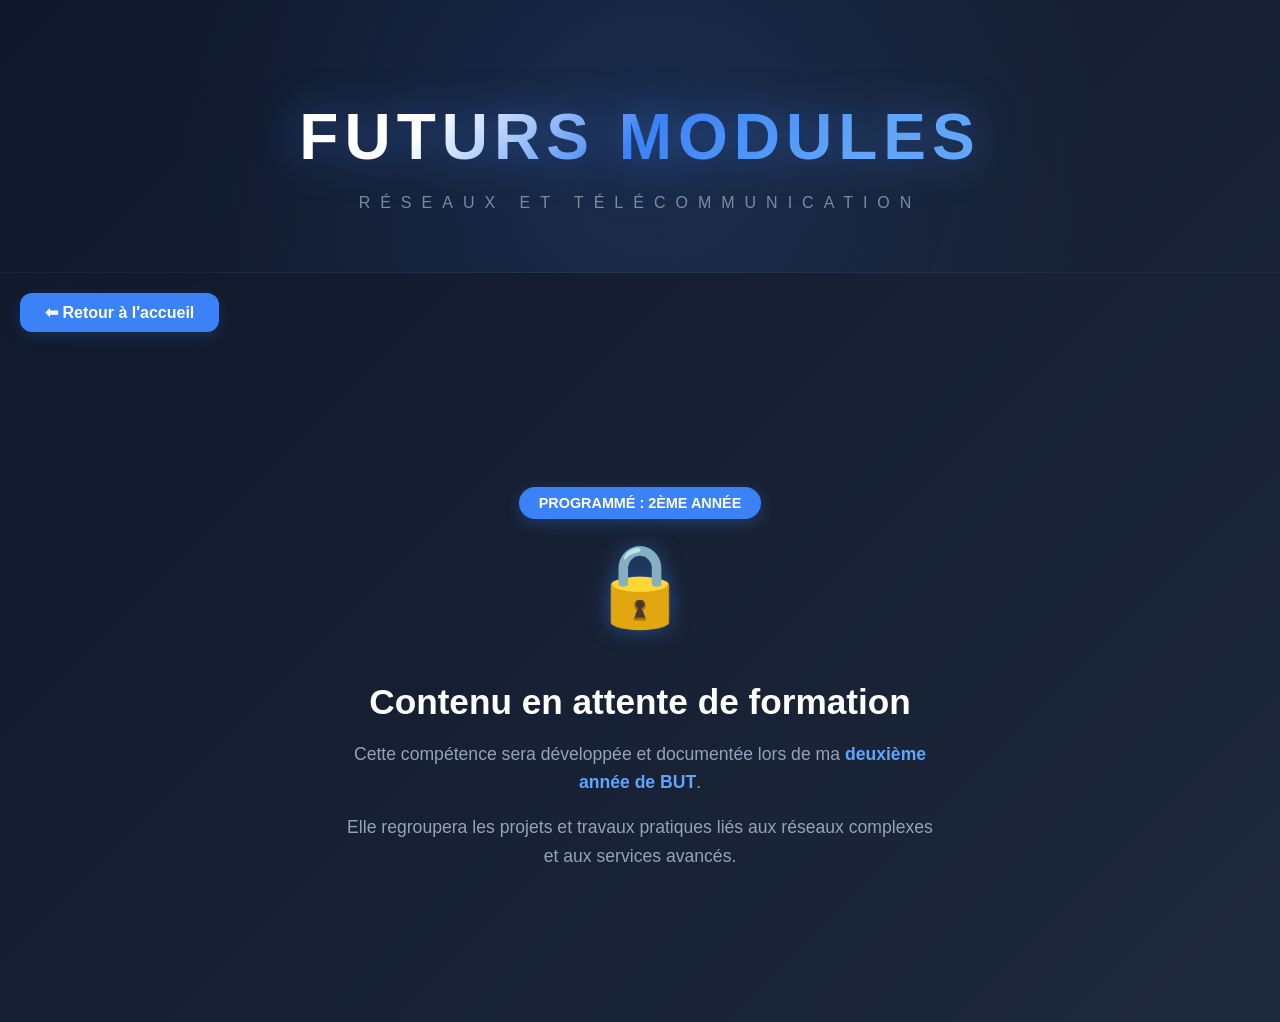
<file: wip.html>
<!DOCTYPE html>
<html lang="fr">
<head>
    <meta charset="UTF-8">
    <meta name="viewport" content="width=device-width, initial-scale=1.0">
    <title>Compétence Future</title>
    <link rel="stylesheet" href="assets/css/ac-style.css">
    <style>
        .wip-wrapper {
            display: flex;
            flex-direction: column;
            align-items: center;
            justify-content: center;
            height: 70vh;
            text-align: center;
            padding: 20px;
        }

        /* Une icône de cadenas ou de calendrier plus sobre */
        .lock-icon {
            font-size: 5em;
            margin-bottom: 20px;
            filter: drop-shadow(0 0 10px rgba(59, 130, 246, 0.5));
            animation: pulse 2s infinite ease-in-out;
        }

        @keyframes pulse {
            0%, 100% { opacity: 0.6; transform: scale(1); }
            50% { opacity: 1; transform: scale(1.05); }
        }

        .year-badge {
            background: #3b82f6;
            color: white;
            padding: 8px 20px;
            border-radius: 50px;
            font-weight: bold;
            text-transform: uppercase;
            font-size: 0.9em;
            margin-bottom: 20px;
            box-shadow: 0 4px 15px rgba(59, 130, 246, 0.3);
        }

        .wip-text h2 {
            font-size: 2.2em;
            color: #fff;
            margin-bottom: 10px;
        }

        .wip-text p {
            color: #94a3b8;
            max-width: 600px;
            line-height: 1.6;
            font-size: 1.1em;
        }

        .highlight { color: #60a5fa; font-weight: bold; }
    </style>
</head>
<body>

<header>
    <h1>Futurs Modules</h1>
</header>

<a href="index.html" class="back">⬅ Retour à l'accueil</a>

<div class="wip-wrapper">
    <div class="year-badge">Programmé : 2ème Année</div>
    <div class="lock-icon">🔒</div>
    <div class="wip-text">
        <h2>Contenu en attente de formation</h2>
        <p>Cette compétence sera développée et documentée lors de ma <span class="highlight">deuxième année de BUT</span>.</p>
        <p>Elle regroupera les projets et travaux pratiques liés aux réseaux complexes et aux services avancés.</p>
    </div>
</div>

</body>
</html>
</file>
<file: assets/css/ac-style.css>
/* === GENERAL === */
body {
    font-family: 'Segoe UI', Arial, sans-serif;
    background: linear-gradient(135deg, #0f172a, #1e293b);
    color: #fff;
    margin: 0;
    min-height: 100vh;
}

/* DECORATION */
.side-bubble { position: fixed; border-radius: 50%; opacity: 0.1; z-index: 0; pointer-events: none; }
.side-bubble1 { width: 100px; height: 100px; left: 20px; top: 100px; background: #3b82f6; }
.side-bubble2 { width: 150px; height: 150px; right: 30px; top: 200px; background: #2563eb; }
.side-bubble3 { width: 80px; height: 80px; left: 50px; bottom: 150px; background: #3b82f6; }
.side-bubble4 { width: 120px; height: 120px; right: 60px; bottom: 100px; background: #2563eb; }

/* HEADER */
/* HEADER REVISITÉ - FOCUS SUR LE STYLE ET LA VISIBILITÉ */
header { 
    text-align: center; 
    padding: 100px 20px 60px 20px; /* Plus d'espace en haut */
    background: radial-gradient(circle at center, rgba(59, 130, 246, 0.15) 0%, transparent 70%);
    border-bottom: 1px solid rgba(255, 255, 255, 0.05);
    width: 100%;
    box-sizing: border-box;
}

header h1 { 
    font-size: 4em; /* On l'agrandit bien */
    font-weight: 900;
    margin: 0; 
    text-transform: uppercase; 
    letter-spacing: 6px;
    display: inline-block; /* Pour que le dégradé s'applique bien au texte */
    
    /* Le dégradé qui brille */
    background: linear-gradient(135deg, #fff 20%, #3b82f6 50%, #60a5fa 80%);
    -webkit-background-clip: text;
    -webkit-text-fill-color: transparent;
    
    /* Lueur néon */
    filter: drop-shadow(0 0 20px rgba(59, 130, 246, 0.5));
    
    animation: slideIn 1.2s ease-out;
}

/* Le sous-titre corrigé (plus gros et blanc/gris clair) */
header::after {
    content: "Réseaux et Télécommunication";
    display: block;
    font-size: 1rem; /* Taille lisible */
    color: #94a3b8;
    letter-spacing: 10px;
    margin-top: 20px;
    font-weight: 300;
    text-transform: uppercase;
    opacity: 0.8;
}

/* Animation fluide */
@keyframes slideIn {
    from { opacity: 0; transform: translateY(-30px); }
    to { opacity: 1; transform: translateY(0); }
}

/* Correction mobile */
@media (max-width: 768px) {
    header h1 { font-size: 2.2em; letter-spacing: 3px; }
    header::after { font-size: 0.7rem; letter-spacing: 4px; }
}

/* BOUTON RETOUR */
.back {
    display: inline-block;
    margin: 20px;
    padding: 10px 25px;
    background: #3b82f6;
    color: white;
    text-decoration: none;
    border-radius: 12px;
    font-weight: bold;
    transition: 0.3s;
    box-shadow: 0 4px 15px rgba(59, 130, 246, 0.2);
}
.back:hover { background: #2563eb; transform: translateY(-2px); }

/* --- MISE EN PAGE PRINCIPALE --- */
.main-container {
    display: flex;
    max-width: 1200px;
    margin: 30px auto;
    padding: 0 20px;
    gap: 40px;
    align-items: flex-start;
}

/* SIDEBAR */
.sidebar {
    width: 320px;
    flex-shrink: 0;
    background: rgba(255, 255, 255, 0.04);
    border: 1px solid rgba(255, 255, 255, 0.08);
    padding: 25px;
    border-radius: 20px;
    position: sticky;
    top: 30px;
}

.sidebar-block { margin-bottom: 30px; }
.sidebar-block h3 { color: #60a5fa; font-size: 1.1em; margin-bottom: 15px; text-transform: uppercase; }
.sidebar-block p { font-size: 0.95em; color: #94a3b8; line-height: 1.5; }

.status-badge {
    background: rgba(59, 130, 246, 0.2);
    color: #3b82f6;
    padding: 6px 12px;
    border-radius: 20px;
    font-size: 0.85em;
    font-weight: bold;
    border: 1px solid #3b82f6;
    display: inline-block;
}

.progress-container { background: rgba(255,255,255,0.1); height: 10px; border-radius: 5px; margin: 10px 0; }
.progress-bar { background: #3b82f6; height: 100%; border-radius: 5px; box-shadow: 0 0 10px rgba(59, 130, 246, 0.4); }
.progress-text { font-size: 0.85em; color: #3b82f6; font-weight: bold; }

.tags { list-style: none; padding: 0; display: flex; flex-wrap: wrap; gap: 8px; }
.tags li { background: rgba(255,255,255,0.05); padding: 5px 10px; border-radius: 6px; font-size: 0.8em; color: #cbd5e1; border: 1px solid rgba(255,255,255,0.1); }

/* LISTE DES AC */
.ac-list { flex-grow: 1; }

.ac {
    background: rgba(255, 255, 255, 0.05);
    border: 1px solid rgba(255, 255, 255, 0.1);
    border-radius: 15px;
    margin-bottom: 15px;
    cursor: pointer;
    transition: all 0.3s ease;
}

.ac h2 {
    font-size: 1.05em;
    padding: 22px;
    margin: 0;
    color: #f1f5f9;
    display: flex;
    justify-content: space-between;
    align-items: center;
}

.ac h2::after { content: '▼'; font-size: 0.7em; color: #3b82f6; transition: 0.3s; }

.ac:hover {
    background: rgba(59, 130, 246, 0.12);
    border-color: rgba(59, 130, 246, 0.5);
    transform: translateX(10px);
}

.ac.active { border-color: #3b82f6; background: rgba(59, 130, 246, 0.05); box-shadow: 0 5px 20px rgba(0,0,0,0.3); }
.ac.active h2 { color: #3b82f6; }
.ac.active h2::after { transform: rotate(180deg); }

/* CONTENU CACHÉ */
.ac-content {
    max-height: 0;
    overflow: hidden;
    transition: 0.4s ease-in-out;
    padding: 0 22px;
}

.ac.active .ac-content { max-height: 1000px; padding-bottom: 25px; }

.ac-content p {
    margin: 10px 0;
    line-height: 1.6;
    background: rgba(255,255,255,0.03);
    border-radius: 10px;
    padding: 15px;
    border-left: 4px solid #3b82f6;
}

.ac-content p b { color: #60a5fa; }

/* RESPONSIVE */
@media (max-width: 900px) {
    .main-container { flex-direction: column; }
    .sidebar { width: 100%; box-sizing: border-box; position: static; }
}



.annexe-special {
    border-left: 5px solid #3b82f6 !important; /* Bordure plus épaisse */
    background: rgba(59, 130, 246, 0.08) !important; /* Fond légèrement bleuté */
    margin-top: 30px; /* Espace pour le séparer des AC */
}

.annexe-special h2 {
    color: #60a5fa !important;
}

/* Organisation du contenu à l'intérieur */
.annexe-grid {
    display: flex;
    flex-direction: column;
    gap: 20px;
    padding-top: 10px;
}

.annexe-item {
    background: rgba(255, 255, 255, 0.03);
    padding: 15px;
    border-radius: 12px;
    border: 1px solid rgba(255, 255, 255, 0.05);
}

.annexe-item p {
    background: none !important; /* On retire le fond gris des paragraphes standards */
    border: none !important;
    padding: 0 0 10px 0 !important;
}

/* Images */
.media-container img {
    width: 100%;
    max-width: 600px; /* Évite que l'image soit trop géante */
    display: block;
    margin: 0 auto;
    border-radius: 8px;
    box-shadow: 0 4px 15px rgba(0,0,0,0.3);
}

/* Vidéo Youtube */
.video-responsive {
    position: relative;
    padding-bottom: 56.25%; /* Ratio 16:9 */
    height: 0;
    overflow: hidden;
    max-width: 600px;
    margin: 0 auto;
    border-radius: 8px;
}

.video-responsive iframe {
    position: absolute;
    top: 0;
    left: 0;
    width: 100%;
    height: 100%;
}

/* Lien web */
.external-link {
    display: flex;
    justify-content: space-between;
    align-items: center;
    background: #3b82f6;
    color: white !important;
    padding: 15px 20px;
    text-decoration: none;
    border-radius: 10px;
    font-weight: bold;
    transition: 0.3s;
}

.external-link:hover {
    background: #2563eb;
    transform: translateY(-2px);
}

/* --- NOUVELLE SOLUTION : ZONE DÉFILANTE POUR IMAGE DE TP --- */

/* 1. On force l'accordéon à s'ouvrir complètement sans limite */
.ac.active .ac-content { 
    max-height: none !important; 
    display: block !important;
}

/* 2. On crée la zone défilante pour l'image */
.annexe-image-scroll {
    max-height: 600px; /* C'est la hauteur "fenêtre" de ton image. Ajuste si besoin (ex: 500px, 700px) */
    overflow-y: auto;  /* Active le défilement vertical uniquement */
    border: 1px solid rgba(255, 255, 255, 0.1);
    border-radius: 8px;
    background: rgba(0, 0, 0, 0.2); /* Fond sombre pour mieux voir */
    padding: 10px;
    margin-top: 10px;
}

/* 3. On s'assure que l'image à l'intérieur est bien dimensionnée */
.annexe-image-scroll img {
    width: 100%;       /* Prend toute la largeur de la zone défilante */
    height: auto;      /* Garde les proportions */
    display: block;
    border-radius: 4px;
}
</file>
<file: assets/css/main.css>
/**
* Template Name: MyResume
* Template URL: https://bootstrapmade.com/free-html-bootstrap-template-my-resume/
* Updated: Jun 29 2024 with Bootstrap v5.3.3
* Author: BootstrapMade.com
* License: https://bootstrapmade.com/license/
*/

/*--------------------------------------------------------------
# Font & Color Variables
# Help: https://bootstrapmade.com/color-system/
--------------------------------------------------------------*/
/* Fonts */
:root {
  --default-font: "Roboto",  system-ui, -apple-system, "Segoe UI", Roboto, "Helvetica Neue", Arial, "Noto Sans", "Liberation Sans", sans-serif, "Apple Color Emoji", "Segoe UI Emoji", "Segoe UI Symbol", "Noto Color Emoji";
  --heading-font: "Raleway",  sans-serif;
  --nav-font: "Poppins",  sans-serif;
}

/* Global Colors - The following color variables are used throughout the website. Updating them here will change the color scheme of the entire website */
:root { 
  --background-color: #ffffff; /* Background color for the entire website, including individual sections */
  --default-color: #272829; /* Default color used for the majority of the text content across the entire website */
  --heading-color: #45505b; /* Color for headings, subheadings and title throughout the website */
  --accent-color: #0563bb; /* Accent color that represents your brand on the website. It's used for buttons, links, and other elements that need to stand out */
  --surface-color: #ffffff; /* The surface color is used as a background of boxed elements within sections, such as cards, icon boxes, or other elements that require a visual separation from the global background. */
  --contrast-color: #ffffff; /* Contrast color for text, ensuring readability against backgrounds of accent, heading, or default colors. */
}

/* Nav Menu Colors - The following color variables are used specifically for the navigation menu. They are separate from the global colors to allow for more customization options */
:root {
  --nav-color: #45505b;  /* The default color of the main navmenu links */
  --nav-hover-color: #0563bb; /* Applied to main navmenu links when they are hovered over or active */
  --nav-mobile-background-color: #ffffff; /* Used as the background color for mobile navigation menu */
  --nav-dropdown-background-color: #ffffff; /* Used as the background color for dropdown items that appear when hovering over primary navigation items */
  --nav-dropdown-color: #212529; /* Used for navigation links of the dropdown items in the navigation menu. */
  --nav-dropdown-hover-color: #0563bb; /* Similar to --nav-hover-color, this color is applied to dropdown navigation links when they are hovered over. */
}

/* Color Presets - These classes override global colors when applied to any section or element, providing reuse of the sam color scheme. */

.light-background {
  --background-color: #f9f9f9;
  --surface-color: #ffffff;
}

.dark-background {
  --background-color: #060606;
  --default-color: #ffffff;
  --heading-color: #ffffff;
  --surface-color: #252525;
  --contrast-color: #ffffff;
}

/* Smooth scroll */
:root {
  scroll-behavior: smooth;
}

/*--------------------------------------------------------------
# General Styling & Shared Classes
--------------------------------------------------------------*/
body {
  color: var(--default-color);
  background-color: var(--background-color);
  font-family: var(--default-font);
}

a {
  color: var(--accent-color);
  text-decoration: none;
  transition: 0.3s;
}

a:hover {
  color: color-mix(in srgb, var(--accent-color), transparent 25%);
  text-decoration: none;
}

h1,
h2,
h3,
h4,
h5,
h6 {
  color: var(--heading-color);
  font-family: var(--heading-font);
}

/* PHP Email Form Messages
------------------------------*/
.php-email-form .error-message {
  display: none;
  background: #df1529;
  color: #ffffff;
  text-align: left;
  padding: 15px;
  margin-bottom: 24px;
  font-weight: 600;
}

.php-email-form .sent-message {
  display: none;
  color: #ffffff;
  background: #059652;
  text-align: center;
  padding: 15px;
  margin-bottom: 24px;
  font-weight: 600;
}

.php-email-form .loading {
  display: none;
  background: var(--surface-color);
  text-align: center;
  padding: 15px;
  margin-bottom: 24px;
}

.php-email-form .loading:before {
  content: "";
  display: inline-block;
  border-radius: 50%;
  width: 24px;
  height: 24px;
  margin: 0 10px -6px 0;
  border: 3px solid var(--accent-color);
  border-top-color: var(--surface-color);
  animation: php-email-form-loading 1s linear infinite;
}

@keyframes php-email-form-loading {
  0% {
    transform: rotate(0deg);
  }

  100% {
    transform: rotate(360deg);
  }
}

/*--------------------------------------------------------------
# Global Header
--------------------------------------------------------------*/
.header {
  color: var(--default-color);
  position: fixed;
  top: 0;
  left: 0;
  bottom: 0;
  padding: 0 15px;
  transition: all ease-in-out 0.3s;
  overflow-y: auto;
  z-index: 997;
  min-width: 200px;
}

@media (max-width: 1199px) {
  .header {
    background-color: var(--background-color);
    border-right: 1px solid color-mix(in srgb, var(--default-color), transparent 90%);
    width: 300px;
    left: -100%;
  }
}

@media (min-width: 1200px) and (max-width: 1600px) {
  .header~main {
    margin-left: 160px;
  }

  .header~main .hero {
    margin-left: -160px;
    width: 100vw;
  }
}

.header.header-show {
  left: 0;
}

.header .header-toggle {
  color: var(--contrast-color);
  background-color: var(--accent-color);
  font-size: 22px;
  display: flex;
  align-items: center;
  justify-content: center;
  width: 40px;
  height: 40px;
  border-radius: 50%;
  cursor: pointer;
  position: fixed;
  top: 15px;
  right: 15px;
  z-index: 9999;
  transition: background-color 0.3s;
}

.header .header-toggle:hover {
  color: var(--contrast-color);
  background-color: color-mix(in srgb, var(--accent-color) 90%, white 15%);
}

/*--------------------------------------------------------------
# Navigation Menu
--------------------------------------------------------------*/
.navmenu {
  padding: 0;
  z-index: 9997;
}

.navmenu ul {
  list-style: none;
  padding: 0 0 20px 0;
  margin: 0;
  width: 140px;
}

.navmenu a,
.navmenu a:focus {
  color: var(--nav-color);
  font-family: var(--nav-font);
  display: flex;
  align-items: center;
  padding: 10px 18px;
  margin-bottom: 8px;
  font-size: 15px;
  border-radius: 50px;
  background: color-mix(in srgb, var(--default-color), transparent 92%);
  height: 56px;
  width: 100%;
  overflow: hidden;
  transition: 0.3s;
}

.navmenu a i,
.navmenu a:focus i {
  font-size: 20px;
}

.navmenu a span,
.navmenu a:focus span {
  padding: 0 5px 0 7px;
}

@media (min-width: 992px) {

  .navmenu a,
  .navmenu a:focus {
    max-width: 56px;
  }

  .navmenu a span,
  .navmenu a:focus span {
    display: none;
  }
}

.navmenu a:hover,
.navmenu .active,
.navmenu .active:focus,
.navmenu li:hover>a {
  color: var(--contrast-color);
  background: var(--nav-hover-color);
}

.navmenu a:hover,
.navmenu li:hover>a {
  max-width: 100%;
  color: var(--contrast-color);
}

.navmenu a:hover span,
.navmenu li:hover>a span {
  display: block;
}

/*--------------------------------------------------------------
# Global Footer
--------------------------------------------------------------*/
.footer {
  color: var(--default-color);
  background-color: var(--background-color);
  font-size: 14px;
  text-align: center;
  padding: 30px 0;
  position: relative;
}

.footer h3 {
  font-size: 36px;
  font-weight: 700;
  position: relative;
  padding: 0;
  margin: 0 0 15px 0;
}

.footer p {
  font-size: 15;
  font-style: italic;
  padding: 0;
  margin: 0 0 30px 0;
}

.footer .social-links {
  margin: 0 0 30px 0;
}

.footer .social-links a {
  font-size: 16px;
  display: flex;
  align-items: center;
  justify-content: center;
  background: var(--accent-color);
  color: var(--contrast-color);
  line-height: 1;
  margin: 0 4px;
  border-radius: 50%;
  text-align: center;
  width: 36px;
  height: 36px;
  transition: 0.3s;
}

.footer .social-links a:hover {
  background: color-mix(in srgb, var(--accent-color), transparent 20%);
  text-decoration: none;
}

.footer .copyright {
  padding-top: 25px;
  border-top: 1px solid color-mix(in srgb, var(--default-color), transparent 90%);
}

.footer .credits {
  font-size: 13px;
  padding-top: 5px;
}

/*--------------------------------------------------------------
# Preloader
--------------------------------------------------------------*/
#preloader {
  position: fixed;
  inset: 0;
  z-index: 999999;
  overflow: hidden;
  background: var(--background-color);
  transition: all 0.6s ease-out;
}

#preloader:before {
  content: "";
  position: fixed;
  top: calc(50% - 30px);
  left: calc(50% - 30px);
  border: 6px solid #ffffff;
  border-color: var(--accent-color) transparent var(--accent-color) transparent;
  border-radius: 50%;
  width: 60px;
  height: 60px;
  animation: animate-preloader 1.5s linear infinite;
}

@keyframes animate-preloader {
  0% {
    transform: rotate(0deg);
  }

  100% {
    transform: rotate(360deg);
  }
}

/*--------------------------------------------------------------
# Scroll Top Button
--------------------------------------------------------------*/
.scroll-top {
  position: fixed;
  visibility: hidden;
  opacity: 0;
  right: 15px;
  bottom: -15px;
  z-index: 99999;
  background-color: var(--accent-color);
  width: 44px;
  height: 44px;
  border-radius: 50px;
  transition: all 0.4s;
}

.scroll-top i {
  font-size: 24px;
  color: var(--contrast-color);
  line-height: 0;
}

.scroll-top:hover {
  background-color: color-mix(in srgb, var(--accent-color), transparent 20%);
  color: var(--contrast-color);
}

.scroll-top.active {
  visibility: visible;
  opacity: 1;
  bottom: 15px;
}

/*--------------------------------------------------------------
# Disable aos animation delay on mobile devices
--------------------------------------------------------------*/
@media screen and (max-width: 768px) {
  [data-aos-delay] {
    transition-delay: 0 !important;
  }
}

/*--------------------------------------------------------------
# Global Page Titles & Breadcrumbs
--------------------------------------------------------------*/
.page-title {
  --background-color: color-mix(in srgb, var(--default-color), transparent 96%);
  color: var(--default-color);
  background-color: var(--background-color);
  padding: 20px 0;
  position: relative;
}

.page-title h1 {
  font-size: 28px;
  font-weight: 700;
  margin: 0;
}

.page-title .breadcrumbs ol {
  display: flex;
  flex-wrap: wrap;
  list-style: none;
  padding: 0 0 10px 0;
  margin: 0;
  font-size: 14px;
  font-weight: 400;
}

.page-title .breadcrumbs ol li+li {
  padding-left: 10px;
}

.page-title .breadcrumbs ol li+li::before {
  content: "/";
  display: inline-block;
  padding-right: 10px;
  color: color-mix(in srgb, var(--default-color), transparent 70%);
}

/*--------------------------------------------------------------
# Global Sections
--------------------------------------------------------------*/
section,
.section {
  color: var(--default-color);
  background-color: var(--background-color);
  padding: 60px 0;
  overflow: clip;
}

/*--------------------------------------------------------------
# Global Section Titles
--------------------------------------------------------------*/
.section-title {
  text-align: center;
  padding-bottom: 60px;
  position: relative;
}

.section-title h2 {
  font-size: 32px;
  font-weight: 700;
  margin-bottom: 20px;
  padding-bottom: 20px;
  position: relative;
}

.section-title h2:before {
  content: "";
  position: absolute;
  display: block;
  width: 160px;
  height: 1px;
  background: color-mix(in srgb, var(--default-color), transparent 60%);
  left: 0;
  right: 0;
  bottom: 1px;
  margin: auto;
}

.section-title h2::after {
  content: "";
  position: absolute;
  display: block;
  width: 60px;
  height: 3px;
  background: var(--accent-color);
  left: 0;
  right: 0;
  bottom: 0;
  margin: auto;
}

.section-title p {
  margin-bottom: 0;
}

/*--------------------------------------------------------------
# Hero Section
--------------------------------------------------------------*/
.hero {
  width: 100%;
  min-height: 100vh;
  position: relative;
  padding: 80px 0;
  display: flex;
  align-items: center;
  justify-content: center;
}

.hero img {
  position: absolute;
  inset: 0;
  display: block;
  width: 100%;
  height: 100%;
  object-fit: cover;
  z-index: 1;
}

.hero:before {
  content: "";
  background: color-mix(in srgb, var(--background-color), transparent 30%);
  position: absolute;
  inset: 0;
  z-index: 2;
}

.hero .container {
  position: relative;
  z-index: 3;
}

.hero h2 {
  margin: 0;
  font-size: 64px;
  font-weight: 700;
}

.hero p {
  margin: 5px 0 0 0;
  font-size: 26px;
}

.hero p span {
  letter-spacing: 1px;
  border-bottom: 2px solid var(--accent-color);
}

.hero .social-links {
  margin-top: 25px;
}

.hero .social-links a {
  font-size: 20px;
  display: inline-block;
  color: color-mix(in srgb, var(--default-color), transparent 30%);
  line-height: 1;
  margin-right: 20px;
  transition: 0.3s;
}

.hero .social-links a:hover {
  color: var(--accent-color);
}

@media (max-width: 768px) {
  .hero h2 {
    font-size: 32px;
  }

  .hero p {
    font-size: 20px;
  }
}

/*--------------------------------------------------------------
# About Section
--------------------------------------------------------------*/
.about .content h2 {
  font-weight: 700;
  font-size: 24px;
}

.about .content ul {
  list-style: none;
  padding: 0;
}

.about .content ul li {
  margin-bottom: 20px;
  display: flex;
  align-items: center;
}

.about .content ul strong {
  margin-right: 10px;
}

.about .content ul i {
  font-size: 16px;
  margin-right: 5px;
  color: var(--accent-color);
  line-height: 0;
}

/*--------------------------------------------------------------
# Stats Section
--------------------------------------------------------------*/
.stats i {
  background-color: var(--accent-color);
  color: var(--contrast-color);
  width: 54px;
  height: 54px;
  font-size: 24px;
  border-radius: 50px;
  display: inline-flex;
  align-items: center;
  justify-content: center;
  position: relative;
  z-index: 1;
}

.stats .stats-item {
  margin-top: 10px;
  width: 100%;
  position: relative;
  text-align: center;
  z-index: 0;
}

.stats .stats-item span {
  font-size: 36px;
  display: block;
  font-weight: 700;
  color: color-mix(in srgb, var(--default-color), transparent 20%);
}

.stats .stats-item p {
  padding: 0;
  margin: 0;
  color: color-mix(in srgb, var(--default-color), transparent 50%);
  font-size: 16px;
}

/*--------------------------------------------------------------
# Skills Section
--------------------------------------------------------------*/
.skills .progress {
  height: 60px;
  display: block;
  background: none;
  border-radius: 0;
}

.skills .progress .skill {
  color: var(--heading-color);
  padding: 0;
  margin: 0 0 6px 0;
  text-transform: uppercase;
  display: block;
  font-weight: 600;
  font-family: var(--heading-font);
}

.skills .progress .skill .val {
  float: right;
  font-style: normal;
}

.skills .progress-bar-wrap {
  background: color-mix(in srgb, var(--default-color), transparent 90%);
  height: 10px;
}

.skills .progress-bar {
  width: 1px;
  height: 10px;
  transition: 0.9s;
  background-color: var(--accent-color);
}

/*--------------------------------------------------------------
# Resume Section
--------------------------------------------------------------*/
.resume .resume-title {
  color: var(--heading-color);
  font-size: 26px;
  font-weight: 700;
  margin-top: 20px;
  margin-bottom: 20px;
}

.resume .resume-item {
  padding: 0 0 20px 20px;
  margin-top: -2px;
  border-left: 2px solid var(--accent-color);
  position: relative;
}

.resume .resume-item h4 {
  line-height: 18px;
  font-size: 18px;
  font-weight: 600;
  text-transform: uppercase;
  color: color-mix(in srgb, var(--default-color), transparent 20%);
  margin-bottom: 10px;
}

.resume .resume-item h5 {
  font-size: 16px;
  padding: 5px 15px;
  display: inline-block;
  font-weight: 600;
  margin-bottom: 10px;
}

.resume .resume-item ul {
  padding-left: 20px;
}

.resume .resume-item ul li {
  padding-bottom: 10px;
}

.resume .resume-item:last-child {
  padding-bottom: 0;
}

.resume .resume-item::before {
  content: "";
  position: absolute;
  width: 16px;
  height: 16px;
  border-radius: 50px;
  left: -9px;
  top: 0;
  background: var(--background-color);
  border: 2px solid var(--accent-color);
}

/*--------------------------------------------------------------
# Portfolio Section
--------------------------------------------------------------*/
.portfolio .portfolio-filters {
  padding: 0;
  margin: 0 auto 20px auto;
  list-style: none;
  text-align: center;
}

.portfolio .portfolio-filters li {
  cursor: pointer;
  display: inline-block;
  padding: 8px 20px 10px 20px;
  margin: 0;
  font-size: 15px;
  font-weight: 500;
  line-height: 1;
  margin-bottom: 5px;
  border-radius: 50px;
  transition: all 0.3s ease-in-out;
  font-family: var(--heading-font);
}

.portfolio .portfolio-filters li:hover,
.portfolio .portfolio-filters li.filter-active {
  color: var(--contrast-color);
  background-color: var(--accent-color);
}

.portfolio .portfolio-filters li:first-child {
  margin-left: 0;
}

.portfolio .portfolio-filters li:last-child {
  margin-right: 0;
}

@media (max-width: 575px) {
  .portfolio .portfolio-filters li {
    font-size: 14px;
    margin: 0 0 10px 0;
  }
}

.portfolio .portfolio-item {
  position: relative;
  overflow: hidden;
}

.portfolio .portfolio-item .portfolio-info {
  opacity: 0;
  position: absolute;
  left: 12px;
  right: 12px;
  bottom: -100%;
  z-index: 3;
  transition: all ease-in-out 0.5s;
  background: color-mix(in srgb, var(--background-color), transparent 10%);
  padding: 15px;
}

.portfolio .portfolio-item .portfolio-info h4 {
  font-size: 18px;
  font-weight: 600;
  padding-right: 50px;
}

.portfolio .portfolio-item .portfolio-info p {
  color: color-mix(in srgb, var(--default-color), transparent 30%);
  font-size: 14px;
  margin-bottom: 0;
  padding-right: 50px;
}

.portfolio .portfolio-item .portfolio-info .preview-link,
.portfolio .portfolio-item .portfolio-info .details-link {
  position: absolute;
  right: 50px;
  font-size: 24px;
  top: calc(50% - 14px);
  color: color-mix(in srgb, var(--default-color), transparent 30%);
  transition: 0.3s;
  line-height: 0;
}

.portfolio .portfolio-item .portfolio-info .preview-link:hover,
.portfolio .portfolio-item .portfolio-info .details-link:hover {
  color: var(--accent-color);
}

.portfolio .portfolio-item .portfolio-info .details-link {
  right: 14px;
  font-size: 28px;
}

.portfolio .portfolio-item:hover .portfolio-info {
  opacity: 1;
  bottom: 0;
}

/*--------------------------------------------------------------
# Services Section
--------------------------------------------------------------*/
.services .service-item {
  background-color: var(--surface-color);
  box-shadow: 0px 5px 90px 0px rgba(0, 0, 0, 0.1);
  height: 100%;
  padding: 60px 30px;
  text-align: center;
  transition: 0.3s;
  border-radius: 5px;
}

.services .service-item .icon {
  margin: 0 auto;
  width: 100px;
  height: 100px;
  display: flex;
  align-items: center;
  justify-content: center;
  transition: ease-in-out 0.3s;
  position: relative;
}

.services .service-item .icon i {
  font-size: 36px;
  transition: 0.5s;
  position: relative;
}

.services .service-item .icon svg {
  position: absolute;
  top: 0;
  left: 0;
}

.services .service-item .icon svg path {
  transition: 0.5s;
  fill: color-mix(in srgb, var(--default-color), transparent 95%);
}

.services .service-item h3 {
  font-weight: 700;
  margin: 10px 0 15px 0;
  font-size: 22px;
}

.services .service-item p {
  line-height: 24px;
  font-size: 14px;
  margin-bottom: 0;
}

.services .service-item:hover {
  box-shadow: 0px 5px 35px 0px rgba(0, 0, 0, 0.1);
}

.services .service-item.item-cyan i {
  color: #0dcaf0;
}

.services .service-item.item-cyan:hover .icon i {
  color: #fff;
}

.services .service-item.item-cyan:hover .icon path {
  fill: #0dcaf0;
}

.services .service-item.item-orange i {
  color: #fd7e14;
}

.services .service-item.item-orange:hover .icon i {
  color: #fff;
}

.services .service-item.item-orange:hover .icon path {
  fill: #fd7e14;
}

.services .service-item.item-teal i {
  color: #20c997;
}

.services .service-item.item-teal:hover .icon i {
  color: #fff;
}

.services .service-item.item-teal:hover .icon path {
  fill: #20c997;
}

.services .service-item.item-red i {
  color: #df1529;
}

.services .service-item.item-red:hover .icon i {
  color: #fff;
}

.services .service-item.item-red:hover .icon path {
  fill: #df1529;
}

.services .service-item.item-indigo i {
  color: #6610f2;
}

.services .service-item.item-indigo:hover .icon i {
  color: #fff;
}

.services .service-item.item-indigo:hover .icon path {
  fill: #6610f2;
}

.services .service-item.item-pink i {
  color: #f3268c;
}

.services .service-item.item-pink:hover .icon i {
  color: #fff;
}

.services .service-item.item-pink:hover .icon path {
  fill: #f3268c;
}

/*--------------------------------------------------------------
# Testimonials Section
--------------------------------------------------------------*/
.testimonials .testimonials-carousel,
.testimonials .testimonials-slider {
  overflow: hidden;
}

.testimonials .testimonial-item .testimonial-content {
  border-left: 3px solid var(--accent-color);
  padding-left: 30px;
}

.testimonials .testimonial-item .testimonial-img {
  border-radius: 50%;
  border: 4px solid var(--background-color);
  margin: 0 auto;
}

.testimonials .testimonial-item h3 {
  font-size: 20px;
  font-weight: bold;
  margin: 10px 0 5px 0;
}

.testimonials .testimonial-item h4 {
  font-size: 14px;
  color: color-mix(in srgb, var(--default-color), transparent 40%);
  margin: 0 0 10px 0;
}

.testimonials .testimonial-item .stars i {
  color: #ffc107;
  margin: 0 1px;
}

.testimonials .testimonial-item .quote-icon-left,
.testimonials .testimonial-item .quote-icon-right {
  color: color-mix(in srgb, var(--accent-color), transparent 50%);
  font-size: 26px;
  line-height: 0;
}

.testimonials .testimonial-item .quote-icon-left {
  display: inline-block;
  left: -5px;
  position: relative;
}

.testimonials .testimonial-item .quote-icon-right {
  display: inline-block;
  right: -5px;
  position: relative;
  top: 10px;
  transform: scale(-1, -1);
}

.testimonials .testimonial-item p {
  font-style: italic;
}

.testimonials .swiper-wrapper {
  height: auto;
}

.testimonials .swiper-pagination {
  margin-top: 30px;
  position: relative;
}

.testimonials .swiper-pagination .swiper-pagination-bullet {
  width: 12px;
  height: 12px;
  background-color: color-mix(in srgb, var(--default-color), transparent 85%);
  opacity: 1;
}

.testimonials .swiper-pagination .swiper-pagination-bullet-active {
  background-color: var(--accent-color);
}

/*--------------------------------------------------------------
# Contact Section
--------------------------------------------------------------*/
.contact .info-item+.info-item {
  margin-top: 40px;
}

.contact .info-item i {
  color: var(--accent-color);
  background: color-mix(in srgb, var(--accent-color), transparent 92%);
  font-size: 20px;
  width: 44px;
  height: 44px;
  display: flex;
  justify-content: center;
  align-items: center;
  border-radius: 50px;
  transition: all 0.3s ease-in-out;
  margin-right: 15px;
}

.contact .info-item h3 {
  padding: 0;
  font-size: 18px;
  font-weight: 700;
  margin-bottom: 5px;
}

.contact .info-item p {
  padding: 0;
  margin-bottom: 0;
  font-size: 14px;
}

.contact .info-item:hover i {
  background: var(--accent-color);
  color: var(--contrast-color);
}

.contact .php-email-form {
  height: 100%;
}

.contact .php-email-form input[type=text],
.contact .php-email-form input[type=email],
.contact .php-email-form textarea {
  font-size: 14px;
  padding: 10px 15px;
  box-shadow: none;
  border-radius: 0;
  color: var(--default-color);
  background-color: color-mix(in srgb, var(--background-color), transparent 50%);
  border-color: color-mix(in srgb, var(--default-color), transparent 80%);
}

.contact .php-email-form input[type=text]:focus,
.contact .php-email-form input[type=email]:focus,
.contact .php-email-form textarea:focus {
  border-color: var(--accent-color);
}

.contact .php-email-form input[type=text]::placeholder,
.contact .php-email-form input[type=email]::placeholder,
.contact .php-email-form textarea::placeholder {
  color: color-mix(in srgb, var(--default-color), transparent 70%);
}

.contact .php-email-form button[type=submit] {
  color: var(--contrast-color);
  background: var(--accent-color);
  border: 0;
  padding: 10px 30px;
  transition: 0.4s;
  border-radius: 50px;
}

.contact .php-email-form button[type=submit]:hover {
  background: color-mix(in srgb, var(--accent-color), transparent 25%);
}

/*--------------------------------------------------------------
# Portfolio Details Section
--------------------------------------------------------------*/
.portfolio-details .portfolio-details-slider img {
  width: 100%;
}

.portfolio-details .swiper-wrapper {
  height: auto;
}

.portfolio-details .swiper-button-prev,
.portfolio-details .swiper-button-next {
  width: 48px;
  height: 48px;
}

.portfolio-details .swiper-button-prev:after,
.portfolio-details .swiper-button-next:after {
  color: rgba(255, 255, 255, 0.8);
  background-color: rgba(0, 0, 0, 0.15);
  font-size: 24px;
  border-radius: 50%;
  width: 48px;
  height: 48px;
  display: flex;
  align-items: center;
  justify-content: center;
  transition: 0.3s;
}

.portfolio-details .swiper-button-prev:hover:after,
.portfolio-details .swiper-button-next:hover:after {
  background-color: rgba(0, 0, 0, 0.3);
}

@media (max-width: 575px) {

  .portfolio-details .swiper-button-prev,
  .portfolio-details .swiper-button-next {
    display: none;
  }
}

.portfolio-details .swiper-pagination {
  margin-top: 20px;
  position: relative;
}

.portfolio-details .swiper-pagination .swiper-pagination-bullet {
  width: 10px;
  height: 10px;
  background-color: color-mix(in srgb, var(--default-color), transparent 85%);
  opacity: 1;
}

.portfolio-details .swiper-pagination .swiper-pagination-bullet-active {
  background-color: var(--accent-color);
}

.portfolio-details .portfolio-info h3 {
  font-size: 22px;
  font-weight: 700;
  margin-bottom: 20px;
  padding-bottom: 20px;
  position: relative;
}

.portfolio-details .portfolio-info h3:after {
  content: "";
  position: absolute;
  display: block;
  width: 50px;
  height: 3px;
  background: var(--accent-color);
  left: 0;
  bottom: 0;
}

.portfolio-details .portfolio-info ul {
  list-style: none;
  padding: 0;
  font-size: 15px;
}

.portfolio-details .portfolio-info ul li {
  display: flex;
  flex-direction: column;
  padding-bottom: 15px;
}

.portfolio-details .portfolio-info ul strong {
  text-transform: uppercase;
  font-weight: 400;
  color: color-mix(in srgb, var(--default-color), transparent 50%);
  font-size: 14px;
}

.portfolio-details .portfolio-info .btn-visit {
  padding: 8px 40px;
  background: var(--accent-color);
  color: var(--contrast-color);
  border-radius: 50px;
  transition: 0.3s;
}

.portfolio-details .portfolio-info .btn-visit:hover {
  background: color-mix(in srgb, var(--accent-color), transparent 20%);
}

.portfolio-details .portfolio-description h2 {
  font-size: 26px;
  font-weight: 700;
  margin-bottom: 20px;
}

.portfolio-details .portfolio-description p {
  padding: 0;
}

.portfolio-details .portfolio-description .testimonial-item {
  padding: 30px 30px 0 30px;
  position: relative;
  background: color-mix(in srgb, var(--default-color), transparent 97%);
  margin-bottom: 50px;
}

.portfolio-details .portfolio-description .testimonial-item .testimonial-img {
  width: 90px;
  border-radius: 50px;
  border: 6px solid var(--background-color);
  float: left;
  margin: 0 10px 0 0;
}

.portfolio-details .portfolio-description .testimonial-item h3 {
  font-size: 18px;
  font-weight: bold;
  margin: 15px 0 5px 0;
  padding-top: 20px;
}

.portfolio-details .portfolio-description .testimonial-item h4 {
  font-size: 14px;
  color: #6c757d;
  margin: 0;
}

.portfolio-details .portfolio-description .testimonial-item .quote-icon-left,
.portfolio-details .portfolio-description .testimonial-item .quote-icon-right {
  color: color-mix(in srgb, var(--accent-color), transparent 50%);
  font-size: 26px;
  line-height: 0;
}

.portfolio-details .portfolio-description .testimonial-item .quote-icon-left {
  display: inline-block;
  left: -5px;
  position: relative;
}

.portfolio-details .portfolio-description .testimonial-item .quote-icon-right {
  display: inline-block;
  right: -5px;
  position: relative;
  top: 10px;
  transform: scale(-1, -1);
}

.portfolio-details .portfolio-description .testimonial-item p {
  font-style: italic;
  margin: 0 0 15px 0 0 0;
  padding: 0;
}

/*--------------------------------------------------------------
# Service Details Section
--------------------------------------------------------------*/
.service-details .service-box {
  padding: 20px;
  box-shadow: 0px 2px 20px rgba(0, 0, 0, 0.1);
}

.service-details .service-box+.service-box {
  margin-top: 30px;
}

.service-details .service-box h4 {
  font-size: 20px;
  font-weight: 700;
  border-bottom: 2px solid color-mix(in srgb, var(--default-color), transparent 92%);
  padding-bottom: 15px;
  margin-bottom: 15px;
}

.service-details .services-list a {
  color: color-mix(in srgb, var(--default-color), transparent 20%);
  background-color: color-mix(in srgb, var(--default-color), transparent 96%);
  display: flex;
  align-items: center;
  padding: 12px 15px;
  margin-top: 15px;
  transition: 0.3s;
}

.service-details .services-list a:first-child {
  margin-top: 0;
}

.service-details .services-list a i {
  font-size: 16px;
  margin-right: 8px;
  color: var(--accent-color);
}

.service-details .services-list a.active {
  color: var(--contrast-color);
  background-color: var(--accent-color);
}

.service-details .services-list a.active i {
  color: var(--contrast-color);
}

.service-details .services-list a:hover {
  background-color: color-mix(in srgb, var(--accent-color), transparent 95%);
  color: var(--accent-color);
}

.service-details .download-catalog a {
  color: var(--default-color);
  display: flex;
  align-items: center;
  padding: 10px 0;
  transition: 0.3s;
  border-top: 1px solid color-mix(in srgb, var(--default-color), transparent 90%);
}

.service-details .download-catalog a:first-child {
  border-top: 0;
  padding-top: 0;
}

.service-details .download-catalog a:last-child {
  padding-bottom: 0;
}

.service-details .download-catalog a i {
  font-size: 24px;
  margin-right: 8px;
  color: var(--accent-color);
}

.service-details .download-catalog a:hover {
  color: var(--accent-color);
}

.service-details .help-box {
  background-color: var(--accent-color);
  color: var(--contrast-color);
  margin-top: 30px;
  padding: 30px 15px;
}

.service-details .help-box .help-icon {
  font-size: 48px;
}

.service-details .help-box h4,
.service-details .help-box a {
  color: var(--contrast-color);
}

.service-details .services-img {
  margin-bottom: 20px;
}

.service-details h3 {
  font-size: 26px;
  font-weight: 700;
}

.service-details p {
  font-size: 15px;
}

.service-details ul {
  list-style: none;
  padding: 0;
  font-size: 15px;
}

.service-details ul li {
  padding: 5px 0;
  display: flex;
  align-items: center;
}

.service-details ul i {
  font-size: 20px;
  margin-right: 8px;
  color: var(--accent-color);
}

/*--------------------------------------------------------------
# Starter Section Section
--------------------------------------------------------------*/
.starter-section {
  /* Add your styles here */
}
</file>
